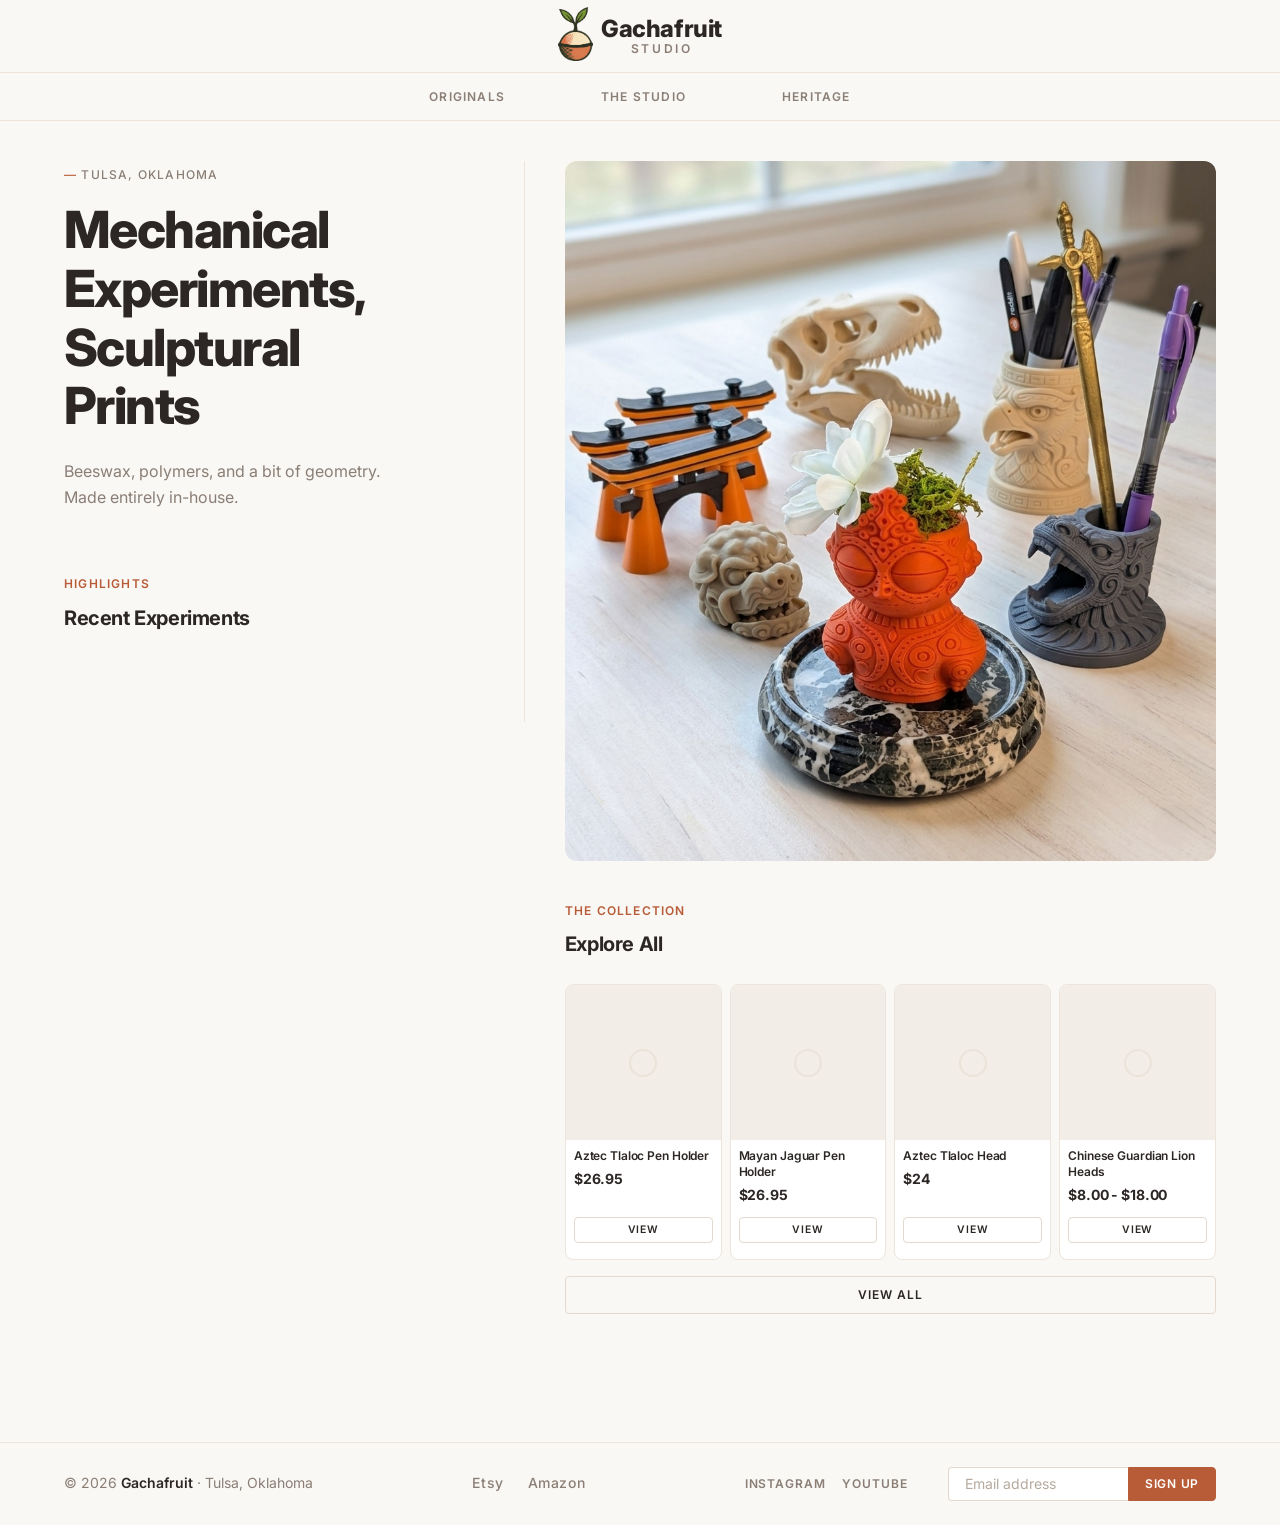
<file: index.html>
<!doctype html>
<html lang="en">
  <head>
    <meta charset="UTF-8" />
    <meta name="viewport" content="width=device-width, initial-scale=1.0" />
    <title>Gachafruit — Curated 3D Printed Art &amp; Creative Goods</title>
    <meta
      name="description"
      content="3D printed objects, mechanical experiments, and small-batch creations made in Tulsa, Oklahoma."
    />

    <link rel="preconnect" href="https://fonts.googleapis.com" />
    <link rel="preconnect" href="https://fonts.gstatic.com" crossorigin />
    <link
      href="https://fonts.googleapis.com/css2?family=Inter:wght@400;500;600;700;800&display=swap"
      rel="stylesheet"
    />

    <!-- Favicons -->
    <link rel="icon" type="image/x-icon" href="/favicon.ico" />
    <link rel="icon" type="image/png" sizes="32x32" href="/favicon-32x32.png" />
    <link rel="icon" type="image/png" sizes="16x16" href="/favicon-16x16.png" />
    <link rel="apple-touch-icon" sizes="180x180" href="/apple-touch-icon.png" />
    <link rel="manifest" href="/site.webmanifest" />
    <meta name="theme-color" content="#B85C38" />

    <!-- Canonical -->
    <link rel="canonical" href="https://gachafruit.com/" />

    <!-- Open Graph -->
    <meta property="og:type" content="website" />
    <meta property="og:url" content="https://gachafruit.com/" />
    <meta property="og:title" content="Gachafruit — Curated 3D Printed Art &amp; Creative Goods" />
    <meta property="og:description" content="3D printed objects, mechanical experiments, and small-batch creations made in Tulsa, Oklahoma." />
    <meta property="og:image" content="https://gachafruit.com/assets/images/gallery-hero.png" />

    <!-- Twitter Card -->
    <meta name="twitter:card" content="summary_large_image" />
    <meta name="twitter:title" content="Gachafruit — Curated 3D Printed Art &amp; Creative Goods" />
    <meta name="twitter:description" content="3D printed objects, mechanical experiments, and small-batch creations made in Tulsa, Oklahoma." />
    <meta name="twitter:image" content="https://gachafruit.com/assets/images/gallery-hero.png" />

    <!-- Structured Data -->
    <script type="application/ld+json">
    {
      "@context": "https://schema.org",
      "@type": "Organization",
      "name": "Gachafruit Studio",
      "url": "https://gachafruit.com",
      "logo": "https://gachafruit.com/assets/images/gachafruit-logo.png",
      "sameAs": [
        "https://www.etsy.com/shop/Gachafruit",
        "https://www.instagram.com/gachafruitstudio/",
        "https://www.facebook.com/GachafruitStudio/"
      ]
    }
    </script>

    <link rel="stylesheet" href="css/base.css" />
    <link rel="stylesheet" href="css/components/header.css" />
    <link rel="stylesheet" href="css/components/hero.css" />
    <link rel="stylesheet" href="css/components/card.css" />
    <link rel="stylesheet" href="css/components/footer.css" />
  </head>
  <body>
    <!-- ======================================================
       Header
       ====================================================== -->
    <header class="site-header">
      <!-- Row 1: logo (centered) + hamburger (mobile only) -->
      <div class="header-logo-row">
        <a href="/" class="logo" aria-label="Gachafruit home">
          <img
            src="assets/images/Gachafruit-Logo.png"
            alt=""
            class="logo__mark"
            aria-hidden="true"
          />
          <span class="logo__text">
            <span class="logo__name">Gachafruit</span>
            <span class="logo__sub">Studio</span>
          </span>
        </a>

        <button
          class="hamburger"
          aria-label="Toggle menu"
          aria-expanded="false"
          aria-controls="mobile-nav"
        >
          <span></span>
          <span></span>
          <span></span>
        </button>
      </div>

      <!-- Row 2: desktop nav (centered, below logo) -->
      <nav class="header-nav" aria-label="Main navigation">
        <ul class="nav-list">
          <li><a href="/originals/" class="nav-link">Originals</a></li>
          <li><a href="#studio" class="nav-link">The Studio</a></li>
          <li><a href="/heritage/" class="nav-link">Heritage</a></li>
        </ul>
      </nav>

      <!-- Mobile nav drawer -->
      <nav
        class="mobile-nav"
        id="mobile-nav"
        aria-hidden="true"
        aria-label="Mobile navigation"
      >
        <ul class="mobile-nav-list">
          <li><a href="/originals/" class="nav-link">Originals</a></li>
          <li><a href="#studio" class="nav-link">The Studio</a></li>
          <li><a href="/heritage/" class="nav-link">Heritage</a></li>
        </ul>
      </nav>
    </header>

    <!-- ======================================================
       Main content — two-column homepage grid
       ====================================================== -->
    <main>
      <div class="home-grid">
        <!-- ---- Left column ---- -->
        <div class="home-grid__left">
          <!-- Brand intro -->
          <section class="brand-intro" aria-label="Brand introduction">
            <span class="location-tag">Tulsa, Oklahoma</span>
            <h1 class="hero-headline">
              Mechanical Experiments,<br />
              Sculptural<br />
              Prints
            </h1>
            <p class="hero-description">
              Beeswax, polymers, and a bit of geometry. Made entirely in-house.
            </p>
          </section>

        <!--
          NOTE:
          "Recent Experiments" is the user-facing label for what was previously
          called "Featured Creations".

          Internal references (JS, JSON, IDs) may still use:
          - featured
          - featured-creations
          - featured-grid

          These refer to the same section, future Banana <3.
        -->
          <section
            class="featured-section"
            id="originals"
            aria-labelledby="featured-heading"
          >
            <span class="section-label">Highlights</span>
            <h2 class="section-heading" id="featured-heading">
              Recent Experiments <!-- formerly "Featured Creations" -->
            </h2>
            <div class="featured-grid" id="featured-grid">
              <!-- Populated by js/components/featured.js from data/featured-creations.json -->
            </div>
          </section>
        </div>
        <!-- /home-grid__left -->

        <!-- ---- Right column ---- -->
        <div class="home-grid__right">
          <!-- Hero image -->
          <div class="hero-image-wrapper">
            <img
              src="assets/images/gallery-hero.png"
              alt="Gachafruit Studio — curated 3D printed objects"
              class="hero-img"
            />
          </div>

          <!-- Explore All -->
          <section
            class="explore-section"
            id="studio"
            aria-labelledby="explore-heading"
          >
            <span class="section-label">The Collection</span>
            <h2 class="section-heading" id="explore-heading">Explore All</h2>
            <div class="explore-grid" id="explore-grid">
              <!-- Populated by js/components/explore.js from data/featured-creations.json -->
            </div>
          </section>
        </div>
        <!-- /home-grid__right -->
      </div>
      <!-- /home-grid -->
    </main>

    <!-- ======================================================
       Footer
       ====================================================== -->
    <footer class="site-footer" id="accessories">
      <div class="footer-inner">
        <p class="footer-copy">
          &copy; 2026 <strong>Gachafruit</strong> &middot; Tulsa, Oklahoma
        </p>

        <nav class="footer-links" aria-label="Marketplace links">
          <a href="https://www.etsy.com/shop/Gachafruit" class="footer-link"
            >Etsy</a
          >

          <a href="#" class="footer-link">Amazon</a>
        </nav>

        <div class="footer-right">
          <nav class="footer-social" aria-label="Social links">
            <a
              href="https://www.instagram.com/gachafruitstudio"
              class="footer-social__link"
              >Instagram</a
            >
            <a
              href="https://www.youtube.com/@GachafruitStudio"
              class="footer-social__link"
              >YouTube</a
            >
          </nav>

          <form class="footer-newsletter" aria-label="Newsletter signup">
            <label for="newsletter-email" class="sr-only">Email address</label>
            <input
              type="email"
              id="newsletter-email"
              name="email"
              class="newsletter-input"
              placeholder="Email address"
              autocomplete="email"
            />
            <button type="submit" class="newsletter-btn">Sign Up</button>
          </form>
        </div>
      </div>
    </footer>

    <script src="js/components/header.js" defer></script>
    <script src="js/components/featured.js" defer></script>
    <script src="js/components/card-builder.js" defer></script>
    <script src="js/components/explore.js" defer></script>
  </body>
</html>
</file>
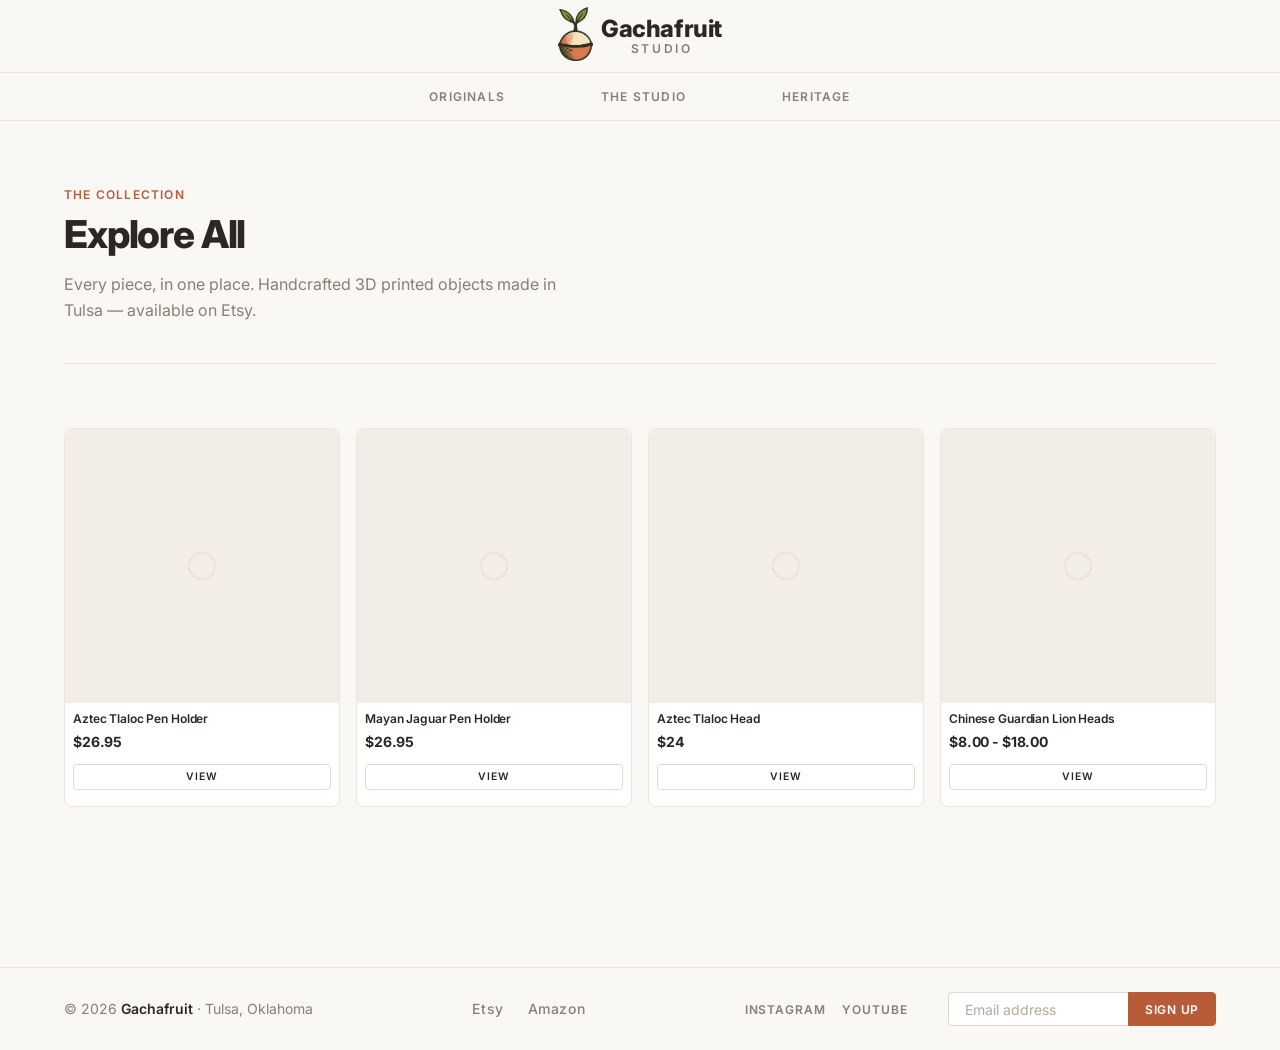
<file: explore-all/index.html>
<!DOCTYPE html>
<html lang="en">
<head>
  <meta charset="UTF-8">
  <meta name="viewport" content="width=device-width, initial-scale=1.0">
  <title>Explore All — Gachafruit Studio</title>
  <meta name="description" content="Browse the full collection of 3D printed objects and creative goods from Gachafruit Studio.">

  <link rel="preconnect" href="https://fonts.googleapis.com">
  <link rel="preconnect" href="https://fonts.gstatic.com" crossorigin>
  <link href="https://fonts.googleapis.com/css2?family=Inter:wght@400;500;600;700;800&display=swap" rel="stylesheet">

  <!-- Favicons -->
  <link rel="icon" type="image/x-icon" href="/favicon.ico" />
  <link rel="icon" type="image/png" sizes="32x32" href="/favicon-32x32.png" />
  <link rel="icon" type="image/png" sizes="16x16" href="/favicon-16x16.png" />
  <link rel="apple-touch-icon" sizes="180x180" href="/apple-touch-icon.png" />
  <link rel="manifest" href="/site.webmanifest" />
  <meta name="theme-color" content="#B85C38" />

  <!-- Canonical -->
  <link rel="canonical" href="https://gachafruit.com/explore-all/" />

  <!-- Open Graph -->
  <meta property="og:type" content="website" />
  <meta property="og:url" content="https://gachafruit.com/explore-all/" />
  <meta property="og:title" content="Explore All — Gachafruit Studio" />
  <meta property="og:description" content="Browse the full collection of 3D printed objects and creative goods from Gachafruit Studio." />
  <meta property="og:image" content="https://gachafruit.com/assets/images/gallery-hero.png" />

  <!-- Twitter Card -->
  <meta name="twitter:card" content="summary_large_image" />
  <meta name="twitter:title" content="Explore All — Gachafruit Studio" />
  <meta name="twitter:description" content="Browse the full collection of 3D printed objects and creative goods from Gachafruit Studio." />
  <meta name="twitter:image" content="https://gachafruit.com/assets/images/gallery-hero.png" />

  <!-- Structured Data -->
  <script type="application/ld+json">
  {
    "@context": "https://schema.org",
    "@type": "Organization",
    "name": "Gachafruit Studio",
    "url": "https://gachafruit.com",
    "logo": "https://gachafruit.com/assets/images/gachafruit-logo.png",
    "sameAs": [
      "https://www.etsy.com/shop/Gachafruit",
      "https://www.instagram.com/gachafruitstudio/",
      "https://www.facebook.com/GachafruitStudio/"
    ]
  }
  </script>

  <link rel="stylesheet" href="../css/base.css">
  <link rel="stylesheet" href="../css/components/header.css">
  <link rel="stylesheet" href="../css/components/card.css">
  <link rel="stylesheet" href="../css/components/footer.css">

  <style>
    /* ---- Page intro ---- */
    .page-intro {
      padding: var(--space-2xl) 0 var(--space-xl);
      border-bottom: 1px solid var(--color-border-soft);
      margin-bottom: var(--space-2xl);
    }

    .page-intro .section-label {
      display: block;
      font-size: var(--font-size-xs);
      font-weight: var(--font-weight-semibold);
      letter-spacing: 0.1em;
      text-transform: uppercase;
      color: var(--color-accent);
      margin-bottom: var(--space-sm);
    }

    .page-intro__heading {
      font-size: clamp(var(--font-size-2xl), 3vw, var(--font-size-4xl));
      font-weight: var(--font-weight-black);
      letter-spacing: -0.03em;
      line-height: var(--line-height-tight);
      color: var(--color-text);
      margin-bottom: var(--space-md);
    }

    .page-intro__description {
      font-size: var(--font-size-base);
      color: var(--color-muted);
      line-height: var(--line-height-base);
      max-width: 52ch;
    }

    /* ---- Product grid ---- */
    .explore-page-section {
      padding-bottom: var(--space-3xl);
    }

    .explore-page-grid {
      display: grid;
      grid-template-columns: repeat(4, 1fr);
      gap: var(--space-md);
    }

    @media (max-width: 1024px) {
      .explore-page-grid {
        grid-template-columns: repeat(3, 1fr);
      }
    }

    @media (max-width: 768px) {
      .page-intro {
        padding: var(--space-xl) 0 var(--space-lg);
        margin-bottom: var(--space-xl);
      }

      .explore-page-grid {
        grid-template-columns: repeat(2, 1fr);
        gap: var(--space-sm);
      }
    }

    @media (max-width: 480px) {
      .explore-page-grid {
        grid-template-columns: repeat(2, 1fr);
        gap: var(--space-sm);
      }
    }
  </style>
</head>
<body>

  <!-- ======================================================
       Header
       ====================================================== -->
  <header class="site-header">

    <!-- Row 1: logo (centered) + hamburger (mobile only) -->
    <div class="header-logo-row">
      <a href="/" class="logo" aria-label="Gachafruit home">
        <img src="../assets/images/Gachafruit-Logo.png" alt="" class="logo__mark" aria-hidden="true">
        <span class="logo__text">
          <span class="logo__name">Gachafruit</span>
          <span class="logo__sub">Studio</span>
        </span>
      </a>

      <button class="hamburger"
              aria-label="Toggle menu"
              aria-expanded="false"
              aria-controls="mobile-nav">
        <span></span>
        <span></span>
        <span></span>
      </button>
    </div>

    <!-- Row 2: desktop nav (centered, below logo) -->
    <nav class="header-nav" aria-label="Main navigation">
      <ul class="nav-list">
        <li><a href="/originals/"  class="nav-link">Originals</a></li>
        <li><a href="/#studio"     class="nav-link">The Studio</a></li>
        <li><a href="/heritage/"   class="nav-link">Heritage</a></li>
      </ul>
    </nav>

    <!-- Mobile nav drawer -->
    <nav class="mobile-nav" id="mobile-nav" aria-hidden="true" aria-label="Mobile navigation">
      <ul class="mobile-nav-list">
        <li><a href="/originals/"  class="nav-link">Originals</a></li>
        <li><a href="/#studio"     class="nav-link">The Studio</a></li>
        <li><a href="/heritage/"   class="nav-link">Heritage</a></li>
      </ul>
    </nav>

  </header>

  <!-- ======================================================
       Main content
       ====================================================== -->
  <main>
    <div class="inner">

      <!-- Page intro -->
      <div class="page-intro">
        <span class="section-label">The Collection</span>
        <h1 class="page-intro__heading">Explore All</h1>
        <p class="page-intro__description">
          Every piece, in one place. Handcrafted 3D printed objects made in Tulsa — available on Etsy.
        </p>
      </div>

      <!-- Product grid -->
      <section class="explore-page-section" aria-label="All products">
        <div class="explore-page-grid" id="explore-page-grid">
          <!-- Populated by js/components/explore-page.js from data/featured-creations.json -->
        </div>
      </section>

    </div>
  </main>

  <!-- ======================================================
       Footer
       ====================================================== -->
  <footer class="site-footer">
    <div class="footer-inner">

      <p class="footer-copy">
        &copy; 2026 <strong>Gachafruit</strong> &middot; Tulsa, Oklahoma
      </p>

      <nav class="footer-links" aria-label="Marketplace links">
        <a href="https://www.etsy.com/shop/Gachafruit" class="footer-link">Etsy</a>
        <a href="#" class="footer-link">Amazon</a>
      </nav>

      <div class="footer-right">
        <nav class="footer-social" aria-label="Social links">
          <a href="https://www.instagram.com/gachafruitstudio" class="footer-social__link">Instagram</a>
          <a href="https://www.youtube.com/@GachafruitStudio" class="footer-social__link">YouTube</a>
        </nav>

        <form class="footer-newsletter" aria-label="Newsletter signup">
          <label for="newsletter-email" class="sr-only">Email address</label>
          <input
            type="email"
            id="newsletter-email"
            name="email"
            class="newsletter-input"
            placeholder="Email address"
            autocomplete="email"
          >
          <button type="submit" class="newsletter-btn">Sign Up</button>
        </form>
      </div>

    </div>
  </footer>

  <script src="../js/components/header.js" defer></script>
  <script src="../js/components/card-builder.js" defer></script>
  <script src="../js/components/explore-page.js" defer></script>
</body>
</html>
</file>
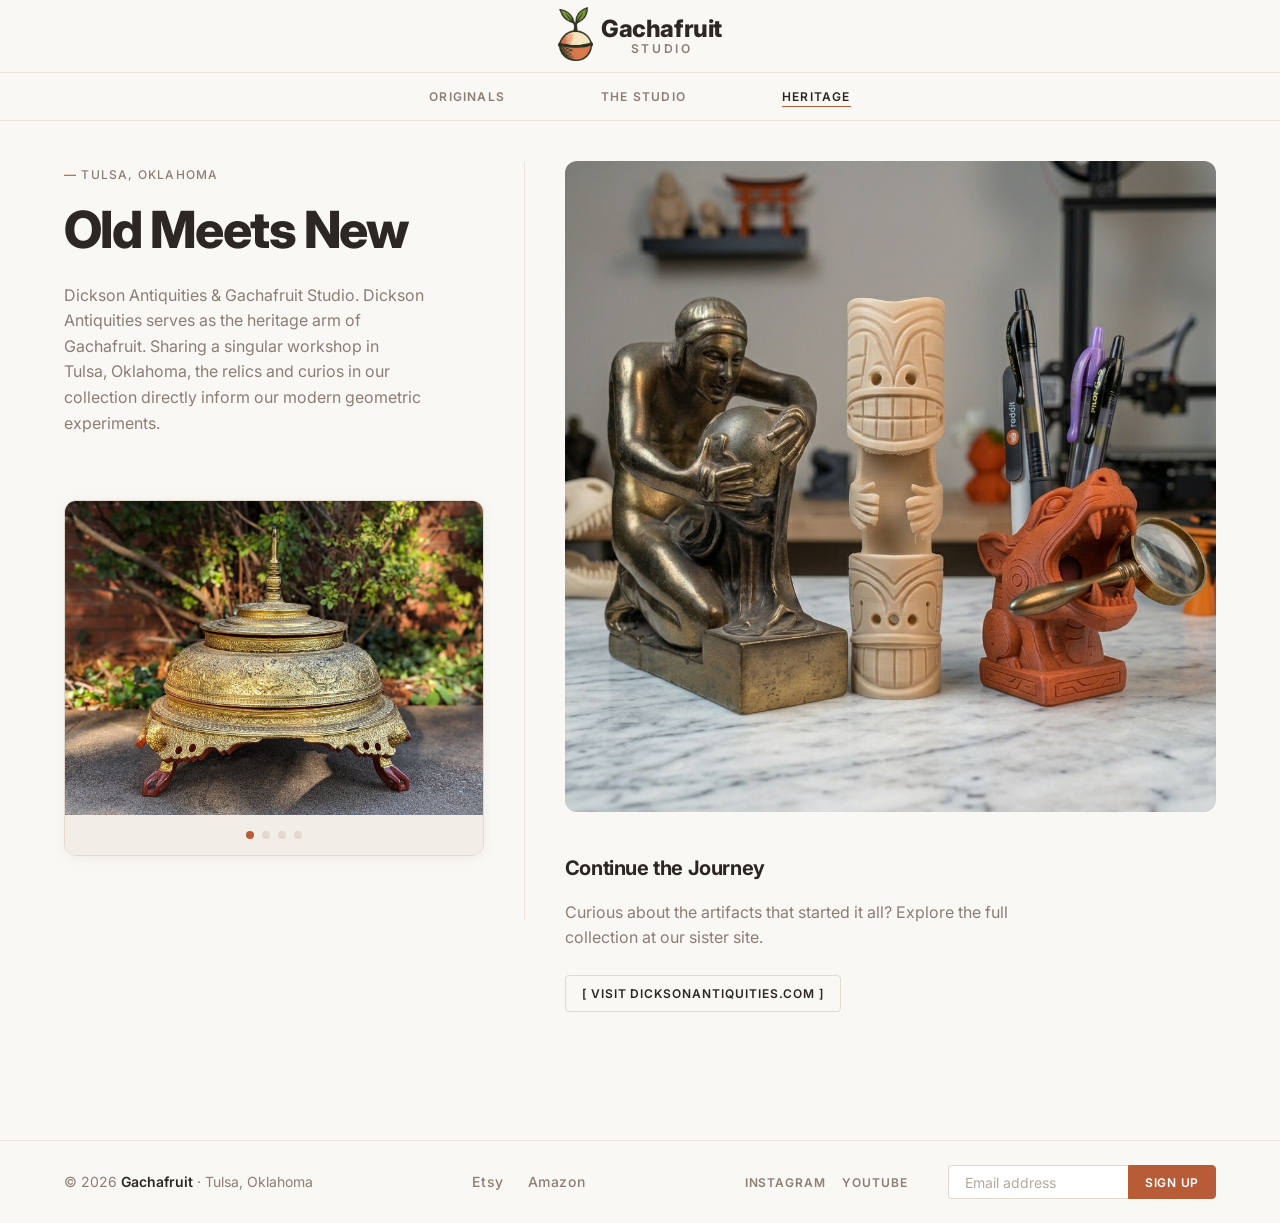
<file: heritage/index.html>
<!doctype html>
<html lang="en">
  <head>
    <meta charset="UTF-8" />
    <meta name="viewport" content="width=device-width, initial-scale=1.0" />
    <title>Heritage — Gachafruit Studio</title>
    <meta name="description" content="Dickson Antiquities and Gachafruit Studio — where ancestral artifacts meet modern geometric experiments. Shared workshop, shared vision." />

    <link rel="preconnect" href="https://fonts.googleapis.com" />
    <link rel="preconnect" href="https://fonts.gstatic.com" crossorigin />
    <link href="https://fonts.googleapis.com/css2?family=Inter:wght@400;500;600;700;800&display=swap" rel="stylesheet" />

    <!-- Favicons -->
    <link rel="icon" type="image/x-icon" href="/favicon.ico" />
    <link rel="icon" type="image/png" sizes="32x32" href="/favicon-32x32.png" />
    <link rel="icon" type="image/png" sizes="16x16" href="/favicon-16x16.png" />
    <link rel="apple-touch-icon" sizes="180x180" href="/apple-touch-icon.png" />
    <link rel="manifest" href="/site.webmanifest" />
    <meta name="theme-color" content="#B85C38" />

    <!-- Canonical -->
    <link rel="canonical" href="https://gachafruit.com/heritage/" />

    <!-- Open Graph -->
    <meta property="og:type" content="website" />
    <meta property="og:url" content="https://gachafruit.com/heritage/" />
    <meta property="og:title" content="Heritage — Gachafruit Studio" />
    <meta property="og:description" content="Dickson Antiquities and Gachafruit Studio — where ancestral artifacts meet modern geometric experiments. Shared workshop, shared vision." />
    <meta property="og:image" content="https://gachafruit.com/assets/images/heritage/hero-workshop.png" />

    <!-- Twitter Card -->
    <meta name="twitter:card" content="summary_large_image" />
    <meta name="twitter:title" content="Heritage — Gachafruit Studio" />
    <meta name="twitter:description" content="Dickson Antiquities and Gachafruit Studio — where ancestral artifacts meet modern geometric experiments. Shared workshop, shared vision." />
    <meta name="twitter:image" content="https://gachafruit.com/assets/images/heritage/hero-workshop.png" />

    <!-- Structured Data -->
    <script type="application/ld+json">
    {
      "@context": "https://schema.org",
      "@type": "Organization",
      "name": "Gachafruit Studio",
      "url": "https://gachafruit.com",
      "logo": "https://gachafruit.com/assets/images/gachafruit-logo.png",
      "sameAs": [
        "https://www.etsy.com/shop/Gachafruit",
        "https://www.instagram.com/gachafruitstudio/",
        "https://www.facebook.com/GachafruitStudio/"
      ]
    }
    </script>

    <link rel="stylesheet" href="../css/base.css" />
    <link rel="stylesheet" href="../css/components/header.css" />
    <link rel="stylesheet" href="../css/components/hero.css" />
    <link rel="stylesheet" href="../css/components/card.css" />
    <link rel="stylesheet" href="../css/components/footer.css" />
    <link rel="stylesheet" href="../css/components/heritage.css" />
  </head>
  <body>

    <!-- ============================================================
         Header
         ============================================================ -->
    <header class="site-header">
      <div class="header-logo-row">
        <a href="/" class="logo" aria-label="Gachafruit home">
          <img src="../assets/images/Gachafruit-Logo.png" alt="" class="logo__mark" aria-hidden="true" />
          <span class="logo__text">
            <span class="logo__name">Gachafruit</span>
            <span class="logo__sub">Studio</span>
          </span>
        </a>
        <button class="hamburger" aria-label="Toggle menu" aria-expanded="false" aria-controls="mobile-nav">
          <span></span><span></span><span></span>
        </button>
      </div>

      <nav class="header-nav" aria-label="Main navigation">
        <ul class="nav-list">
          <li><a href="/originals/"  class="nav-link">Originals</a></li>
          <li><a href="/#studio"     class="nav-link">The Studio</a></li>
          <li><a href="/heritage/"   class="nav-link nav-link--active" aria-current="page">Heritage</a></li>
        </ul>
      </nav>

      <nav class="mobile-nav" id="mobile-nav" aria-hidden="true" aria-label="Mobile navigation">
        <ul class="mobile-nav-list">
          <li><a href="/originals/"  class="nav-link">Originals</a></li>
          <li><a href="/#studio"     class="nav-link">The Studio</a></li>
          <li><a href="/heritage/"   class="nav-link" aria-current="page">Heritage</a></li>
        </ul>
      </nav>
    </header>

    <!-- ============================================================
         Main content
         ============================================================ -->
    <main>
      <div class="home-grid">

        <!-- ---- Left column: intro + slideshow ---- -->
        <div class="home-grid__left">

          <section class="brand-intro" aria-label="Heritage introduction">
            <span class="location-tag">Tulsa, Oklahoma</span>
            <h1 class="hero-headline">Old Meets New</h1>
            <p class="hero-description">Dickson Antiquities & Gachafruit Studio. Dickson Antiquities serves as the heritage arm of Gachafruit. Sharing a singular workshop in Tulsa, Oklahoma, the relics and curios in our collection directly inform our modern geometric experiments.</p>
          </section>

          <!-- Slideshow placeholder — JS-powered carousel to be added later -->
          <div class="slideshow-placeholder" aria-label="Heritage artifact slideshow (placeholder)">
            <div class="slideshow-placeholder__frame">
              <div class="img-placeholder" role="img" aria-label="Slideshow image placeholder"></div>
              <p class="slideshow-placeholder__caption">Circa 1400: Placeholder artifact caption</p>
            </div>
            <div class="slideshow-dots" aria-hidden="true">
              <span class="slideshow-dot slideshow-dot--active"></span>
              <span class="slideshow-dot"></span>
              <span class="slideshow-dot"></span>
              <span class="slideshow-dot"></span>
            </div>
          </div>

        </div>

        <!-- ---- Right column: hero image + CTA ---- -->
        <div class="home-grid__right">

          <div class="hero-image-wrapper">
            <img src="../assets/images/heritage/hero-workshop.png" alt="Dickson Antiquities and Gachafruit Studio — shared workshop in Tulsa, Oklahoma" class="hero-img" />
          </div>

          <section aria-labelledby="heritage-cta-heading">
            <h2 class="heritage-cta__heading" id="heritage-cta-heading">Continue the Journey</h2>
            <p class="heritage-cta__body">Curious about the artifacts that started it all? Explore the full collection at our sister site.</p>
            <a
              href="https://www.dicksonantiquities.com"
              class="btn btn--outline heritage-cta__btn"
              target="_blank"
              rel="noopener noreferrer"
            >[ Visit DicksonAntiquities.com ]</a>
          </section>

        </div>

      </div>
    </main>

    <!-- ============================================================
         Footer
         ============================================================ -->
    <footer class="site-footer">
      <div class="footer-inner">
        <p class="footer-copy">
          &copy; 2026 <strong>Gachafruit</strong> &middot; Tulsa, Oklahoma
        </p>

        <nav class="footer-links" aria-label="Marketplace links">
          <a href="https://www.etsy.com/shop/Gachafruit" class="footer-link" target="_blank" rel="noopener noreferrer">Etsy</a>
          <a href="#" class="footer-link">Amazon</a>
        </nav>

        <div class="footer-right">
          <nav class="footer-social" aria-label="Social links">
            <a href="https://www.instagram.com/gachafruitstudio" class="footer-social__link" target="_blank" rel="noopener noreferrer">Instagram</a>
            <a href="https://www.youtube.com/@GachafruitStudio" class="footer-social__link" target="_blank" rel="noopener noreferrer">YouTube</a>
          </nav>

          <form class="footer-newsletter" aria-label="Newsletter signup">
            <label for="newsletter-email" class="sr-only">Email address</label>
            <input type="email" id="newsletter-email" name="email" class="newsletter-input" placeholder="Email address" autocomplete="email" />
            <button type="submit" class="newsletter-btn">Sign Up</button>
          </form>
        </div>
      </div>
    </footer>

    <script src="../js/components/header.js" defer></script>
    <script src="../js/components/heritage-slideshow.js" defer></script>
  </body>
</html>
</file>
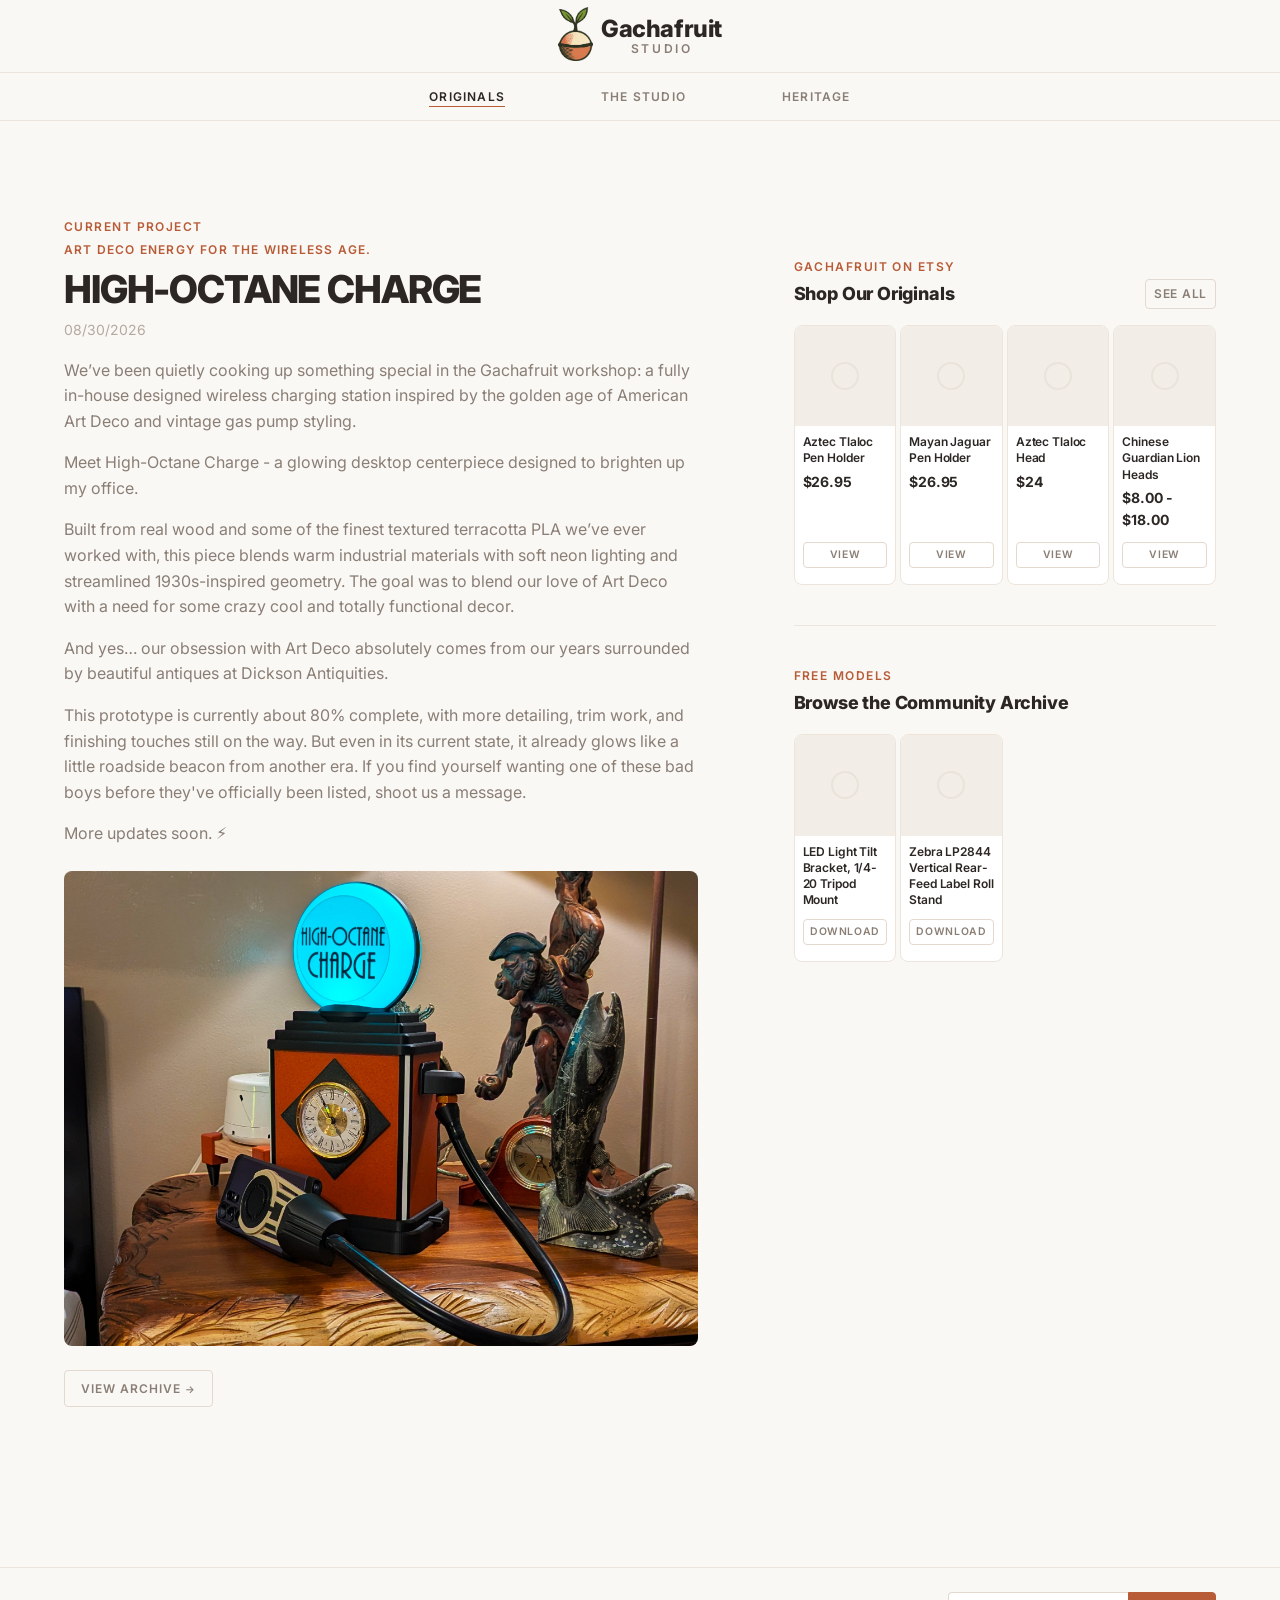
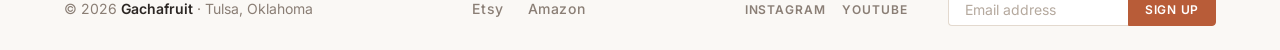
<file: originals/index.html>
<!DOCTYPE html>
<html lang="en">
<head>
  <meta charset="UTF-8">
  <meta name="viewport" content="width=device-width, initial-scale=1.0">
  <title>Originals — Gachafruit Studio</title>
  <meta name="description" content="Current projects, studio journal, and curated Etsy listings from Gachafruit Studio. Made in Tulsa, Oklahoma.">

  <link rel="preconnect" href="https://fonts.googleapis.com">
  <link rel="preconnect" href="https://fonts.gstatic.com" crossorigin>
  <link href="https://fonts.googleapis.com/css2?family=Inter:wght@400;500;600;700;800&display=swap" rel="stylesheet">

  <!-- Favicons -->
  <link rel="icon" type="image/x-icon" href="/favicon.ico">
  <link rel="icon" type="image/png" sizes="32x32" href="/favicon-32x32.png">
  <link rel="icon" type="image/png" sizes="16x16" href="/favicon-16x16.png">
  <link rel="apple-touch-icon" sizes="180x180" href="/apple-touch-icon.png">
  <link rel="manifest" href="/site.webmanifest">
  <meta name="theme-color" content="#B85C38">

  <!-- Canonical -->
  <link rel="canonical" href="https://gachafruit.com/originals/">

  <!-- Open Graph -->
  <meta property="og:type" content="website">
  <meta property="og:url" content="https://gachafruit.com/originals/">
  <meta property="og:title" content="Originals — Gachafruit Studio">
  <meta property="og:description" content="Current projects, studio journal, and curated Etsy listings from Gachafruit Studio.">
  <meta property="og:image" content="https://gachafruit.com/assets/images/gallery-hero.png">

  <!-- Twitter Card -->
  <meta name="twitter:card" content="summary_large_image">
  <meta name="twitter:title" content="Originals — Gachafruit Studio">
  <meta name="twitter:description" content="Current projects, studio journal, and curated Etsy listings from Gachafruit Studio.">
  <meta name="twitter:image" content="https://gachafruit.com/assets/images/gallery-hero.png">

  <!-- Structured Data -->
  <script type="application/ld+json">
  {
    "@context": "https://schema.org",
    "@type": "Organization",
    "name": "Gachafruit Studio",
    "url": "https://gachafruit.com",
    "logo": "https://gachafruit.com/assets/images/gachafruit-logo.png",
    "sameAs": [
      "https://www.etsy.com/shop/Gachafruit",
      "https://www.instagram.com/gachafruitstudio/",
      "https://www.facebook.com/GachafruitStudio/"
    ]
  }
  </script>

  <link rel="stylesheet" href="../css/base.css">
  <link rel="stylesheet" href="../css/components/header.css">
  <link rel="stylesheet" href="../css/components/card.css">
  <link rel="stylesheet" href="../css/components/footer.css">

  <style>
    /* ============================================================
       Originals page — split editorial layout
       ============================================================ */

    /* ============================================================
       Page-level two-column split
       Mobile: single column stack
       Desktop (1024px+): Current Project left | Rail right
       ============================================================ */

    .originals-desktop-layout {
      max-width: var(--max-width);
      margin-inline: auto;
      padding: var(--space-2xl) var(--space-lg) var(--space-3xl);
      display: grid;
      grid-template-columns: 1fr;
      gap: var(--space-2xl);
      align-items: start;
    }

    @media (min-width: 1024px) {
      .originals-desktop-layout {
        grid-template-columns: 3fr 2fr;
        gap: var(--space-3xl);
        padding-block: var(--space-3xl);
      }
    }

    /* ============================================================
       Shared: eyebrow label
       ============================================================ */

    .section-label {
      display: block;
      font-size: var(--font-size-xs);
      font-weight: var(--font-weight-semibold);
      letter-spacing: 0.12em;
      text-transform: uppercase;
      color: var(--color-accent);
      margin-bottom: var(--space-xs);
    }

    /* ============================================================
       Left column — Current Project
       ============================================================ */

    /* Vertical stack: text → gallery → archive link */
    .current-project-layout {
      display: flex;
      flex-direction: column;
      gap: var(--space-lg);
    }

    /* Text content block */
    .project-content {
      display: flex;
      flex-direction: column;
    }

    .project-content__subtitle {
      display: block;
      font-size: var(--font-size-xs);
      font-weight: var(--font-weight-semibold);
      letter-spacing: 0.1em;
      text-transform: uppercase;
      color: var(--color-accent);
      margin-bottom: var(--space-sm);
    }

    .project-content__title {
      font-size: clamp(var(--font-size-xl), 3vw, var(--font-size-4xl));
      font-weight: var(--font-weight-black);
      letter-spacing: -0.03em;
      line-height: var(--line-height-tight);
      color: var(--color-text);
      margin-bottom: var(--space-sm);
    }

    .project-content__date {
      font-size: var(--font-size-sm);
      color: var(--color-muted-light);
      margin-bottom: var(--space-md);
    }

    .project-content__body {
      font-size: var(--font-size-base);
      color: var(--color-muted);
      line-height: var(--line-height-base);
    }

    .project-content__body p + p {
      margin-top: var(--space-md);
    }

    /* ---- Gallery mosaic ---- */

    .gallery-img {
      display: block;
      width: 100%;
      height: 100%;
      object-fit: cover;
    }

    .gallery-placeholder {
      width: 100%;
      min-height: 220px;
      background: var(--color-surface);
      border-radius: var(--radius-md);
    }

    /* Solo: 1 image */
    .gallery-solo {
      border-radius: var(--radius-md);
      overflow: hidden;
    }

    .gallery-solo .gallery-img {
      aspect-ratio: 4 / 3;
    }

    /* Pair: 2 images side by side */
    .gallery-pair {
      display: grid;
      grid-template-columns: 1fr 1fr;
      gap: 4px;
      border-radius: var(--radius-md);
      overflow: hidden;
      aspect-ratio: 16 / 9;
    }

    /* Editorial: 3–5 images — 1 large left, up to 4 in grid right */
    .gallery-editorial {
      display: grid;
      grid-template-columns: 55% 45%;
      gap: 4px;
      border-radius: var(--radius-md);
      overflow: hidden;
      aspect-ratio: 4 / 3;
    }

    .gallery-primary {
      height: 100%;
      overflow: hidden;
    }

    .gallery-secondary {
      display: grid;
      grid-template-columns: 1fr 1fr;
      grid-auto-rows: 1fr;
      gap: 4px;
      height: 100%;
      overflow: hidden;
    }

    /* 1–2 secondary images: single column (taller cells) */
    .gallery-secondary--col1 {
      grid-template-columns: 1fr;
    }

    /* Archive link */
    .archive-link {
      display: inline-flex;
      align-items: center;
      gap: var(--space-xs);
      padding: var(--space-sm) var(--space-md);
      font-size: var(--font-size-xs);
      font-weight: var(--font-weight-semibold);
      letter-spacing: 0.08em;
      text-transform: uppercase;
      color: var(--color-muted);
      border: 1px solid var(--color-border);
      border-radius: var(--radius-sm);
      align-self: flex-start;
      transition:
        color var(--transition-fast),
        border-color var(--transition-fast),
        background-color var(--transition-fast);
    }

    .archive-link::after {
      content: '→';
      font-size: 0.85em;
    }

    .archive-link:hover {
      color: var(--color-accent);
      border-color: var(--color-accent);
      background-color: var(--color-accent-soft);
    }

    /* Placeholder — no active project */
    .project-placeholder {
      padding: var(--space-xl) 0;
    }

    .project-placeholder > p {
      font-size: var(--font-size-base);
      color: var(--color-muted-light);
      margin-bottom: var(--space-xl);
    }

    /* ============================================================
       Right column — Etsy + Free Models stacked
       ============================================================ */

    .originals-rail {
      display: flex;
      flex-direction: column;
      gap: 0;
      min-width: 0; /* critical: lets the grid column stay within its fr fraction */
    }

    /* Each rail section */
    .rail-section {
      padding-block: var(--space-xl);
    }

    .rail-section + .rail-section {
      border-top: 1px solid var(--color-border-soft);
    }

    /* On mobile, add top border to visually separate rail from left column */
    .originals-main + .originals-rail {
      border-top: 1px solid var(--color-border-soft);
      padding-top: var(--space-xl);
    }

    @media (min-width: 1024px) {
      .originals-main + .originals-rail {
        border-top: none;
        padding-top: 0;
      }
    }

    /* Rail section header: eyebrow + heading left, CTA right */
    .rail-section__header {
      display: flex;
      align-items: flex-end;
      justify-content: space-between;
      gap: var(--space-sm);
      margin-bottom: var(--space-md);
      flex-wrap: wrap;
    }

    .rail-section__heading {
      font-size: clamp(var(--font-size-base), 1.5vw, var(--font-size-lg));
      font-weight: var(--font-weight-black);
      letter-spacing: -0.01em;
      color: var(--color-text);
      margin-top: var(--space-xs);
      margin-bottom: 0;
    }

    /* Compact CTA button for rail sections */
    .btn--outline {
      display: inline-flex;
      align-items: center;
      padding: var(--space-xs) var(--space-sm);
      font-size: var(--font-size-xs);
      font-weight: var(--font-weight-semibold);
      letter-spacing: 0.06em;
      text-transform: uppercase;
      border: 1px solid var(--color-border);
      border-radius: var(--radius-sm);
      color: var(--color-muted);
      background: transparent;
      white-space: nowrap;
      flex-shrink: 0;
      transition:
        border-color var(--transition-fast),
        color var(--transition-fast),
        background-color var(--transition-fast);
    }

    .btn--outline:hover {
      border-color: var(--color-accent);
      color: var(--color-accent);
      background-color: var(--color-accent-soft);
    }

    /* ============================================================
       Etsy scroll rail
       ============================================================ */

    /* Mobile: bleed to page edges; Desktop: contained in right column */
    .etsy-scroll-wrapper {
      overflow-x: auto;
      -webkit-overflow-scrolling: touch;
      scrollbar-width: none;
      margin-inline: calc(-1 * var(--space-lg));
      padding-inline: var(--space-lg);
      padding-bottom: var(--space-xs);
    }

    .etsy-scroll-wrapper::-webkit-scrollbar { display: none; }

    @media (min-width: 1024px) {
      /* Desktop: clip scroll, let JS carousel handle pagination */
      .etsy-scroll-wrapper {
        overflow: hidden;
        margin-inline: 0;
        padding-inline: 0;
        padding-bottom: 0;
      }
    }

    .etsy-scroll-track {
      display: flex;
      gap: var(--space-sm);
      width: max-content;
    }

    /* Mobile card width */
    .etsy-scroll-track .product-card {
      width: 176px;
      flex-shrink: 0;
    }

    /* Desktop: horizontal 4-column row — JS carousel pages in groups of 4 */
    @media (min-width: 1024px) {
      .etsy-scroll-track {
        display: grid;
        grid-template-columns: repeat(4, 1fr);
        width: 100%;
        gap: var(--space-xs);
      }
      .etsy-scroll-track .product-card {
        width: 100%;
      }
    }

    /* ============================================================
       Free Models scroll rail (mirrors Etsy)
       ============================================================ */

    .free-models-grid {
      display: flex;
      gap: var(--space-sm);
      overflow-x: auto;
      -webkit-overflow-scrolling: touch;
      scrollbar-width: none;
      margin-inline: calc(-1 * var(--space-lg));
      padding-inline: var(--space-lg);
      padding-bottom: var(--space-xs);
    }

    .free-models-grid::-webkit-scrollbar { display: none; }

    @media (min-width: 1024px) {
      /* Desktop: horizontal 4-column row, overflow clipped, JS carousel paginates */
      .free-models-grid {
        display: grid;
        grid-template-columns: repeat(4, 1fr);
        gap: var(--space-xs);
        overflow: hidden;
        margin-inline: 0;
        padding-inline: 0;
        padding-bottom: 0;
      }
    }

    .free-models-grid .product-card {
      width: 176px;
      flex-shrink: 0;
    }

    @media (min-width: 1024px) {
      .free-models-grid .product-card {
        width: 100%;
      }
    }

    /* ============================================================
       Rail carousel navigation (desktop only — injected by JS)
       ============================================================ */

    .rail-nav {
      display: flex;
      align-items: center;
      justify-content: flex-end;
      gap: var(--space-xs);
      margin-bottom: var(--space-sm);
    }

    .rail-nav__btn {
      width: 26px;
      height: 26px;
      display: inline-flex;
      align-items: center;
      justify-content: center;
      font-size: 0.8rem;
      line-height: 1;
      border: 1px solid var(--color-border);
      border-radius: var(--radius-sm);
      background: transparent;
      color: var(--color-muted);
      cursor: pointer;
      transition:
        border-color var(--transition-fast),
        color var(--transition-fast),
        background-color var(--transition-fast);
    }

    .rail-nav__btn:hover:not(:disabled) {
      border-color: var(--color-accent);
      color: var(--color-accent);
      background-color: var(--color-accent-soft);
    }

    .rail-nav__btn:disabled {
      opacity: 0.3;
      cursor: default;
    }

    .rail-nav__indicator {
      font-size: var(--font-size-xs);
      color: var(--color-muted-light);
      min-width: 3ch;
      text-align: center;
    }

    @media (max-width: 1023px) {
      .rail-nav { display: none; }
    }

    @media (min-width: 1024px) {
      .rail-tile--hidden {
        display: none !important;
      }
    }

    /* ============================================================
       Empty / error state
       ============================================================ */

    .empty-state {
      padding: var(--space-lg);
      text-align: center;
      border-radius: var(--radius-md);
      background: var(--color-surface);
      color: var(--color-muted);
      font-size: var(--font-size-sm);
    }

    /* Inline empty state for rail sections (Etsy, Free Models) */
    .rail-empty-state {
      font-size: var(--font-size-sm);
      color: var(--color-muted-light);
      font-style: italic;
      margin: 0;
      padding-block: var(--space-sm);
    }

    .rail-empty-state a {
      color: var(--color-accent);
      text-decoration: underline;
      text-underline-offset: 2px;
    }
  </style>
</head>
<body>

  <!-- ======================================================
       Header
       ====================================================== -->
  <header class="site-header">

    <div class="header-logo-row">
      <a href="/" class="logo" aria-label="Gachafruit home">
        <img src="../assets/images/Gachafruit-Logo.png" alt="" class="logo__mark" aria-hidden="true">
        <span class="logo__text">
          <span class="logo__name">Gachafruit</span>
          <span class="logo__sub">Studio</span>
        </span>
      </a>

      <button class="hamburger"
              aria-label="Toggle menu"
              aria-expanded="false"
              aria-controls="mobile-nav">
        <span></span>
        <span></span>
        <span></span>
      </button>
    </div>

    <!-- Desktop nav -->
    <nav class="header-nav" aria-label="Main navigation">
      <ul class="nav-list">
        <li><a href="/originals/"  class="nav-link nav-link--active" aria-current="page">Originals</a></li>
        <li><a href="/#studio"     class="nav-link">The Studio</a></li>
        <li><a href="/heritage/"   class="nav-link">Heritage</a></li>
      </ul>
    </nav>

    <!-- Mobile nav drawer -->
    <nav class="mobile-nav" id="mobile-nav" aria-hidden="true" aria-label="Mobile navigation">
      <ul class="mobile-nav-list">
        <li><a href="/originals/"  class="nav-link" aria-current="page">Originals</a></li>
        <li><a href="/#studio"     class="nav-link">The Studio</a></li>
        <li><a href="/heritage/"   class="nav-link">Heritage</a></li>
      </ul>
    </nav>

  </header>

  <!-- ======================================================
       Main
       ====================================================== -->
  <main>

    <div class="originals-desktop-layout">

      <!-- ---- Left column: Current Project ---- -->
      <section class="originals-main" aria-labelledby="current-project-label">
        <span class="section-label" id="current-project-label">Current Project</span>
        <div id="current-project">
          <!-- Populated by js/components/originals-page.js -->
        </div>
      </section>

      <!-- ---- Right column: Etsy + Free Models stacked ---- -->
      <div class="originals-rail">

        <!-- Etsy Preview -->
        <section id="originals-etsy" class="rail-section" aria-labelledby="etsy-heading">
          <div class="rail-section__header">
            <div>
              <span class="section-label" id="etsy-eyebrow">GACHAFRUIT ON ETSY</span>
              <h2 class="rail-section__heading" id="etsy-heading">Shop Our Originals</h2>
            </div>
            <a href="/explore-all/" class="btn--outline" id="etsy-see-all">See All</a>
          </div>
          <div class="etsy-scroll-wrapper">
            <div class="etsy-scroll-track" id="etsy-scroll-track">
              <!-- Populated by js/components/originals-page.js -->
            </div>
          </div>
        </section>

        <!-- Free Models -->
        <section id="free-models" class="rail-section" aria-labelledby="free-models-heading">
          <div class="rail-section__header">
            <div>
              <span class="section-label">FREE MODELS</span>
              <h2 class="rail-section__heading" id="free-models-heading">Browse the Community Archive</h2>
            </div>
          </div>
          <div class="free-models-grid" id="free-models-grid">
            <!-- Populated by js/components/originals-page.js -->
          </div>
        </section>

      </div><!-- /originals-rail -->

    </div><!-- /originals-desktop-layout -->

  </main>

  <!-- ======================================================
       Footer
       ====================================================== -->
  <footer class="site-footer">
    <div class="footer-inner">

      <p class="footer-copy">
        &copy; 2026 <strong>Gachafruit</strong> &middot; Tulsa, Oklahoma
      </p>

      <nav class="footer-links" aria-label="Marketplace links">
        <a href="https://www.etsy.com/shop/Gachafruit" class="footer-link">Etsy</a>
        <a href="#" class="footer-link">Amazon</a>
      </nav>

      <div class="footer-right">
        <nav class="footer-social" aria-label="Social links">
          <a href="https://www.instagram.com/gachafruitstudio" class="footer-social__link">Instagram</a>
          <a href="https://www.youtube.com/@GachafruitStudio"  class="footer-social__link">YouTube</a>
        </nav>

        <form class="footer-newsletter" aria-label="Newsletter signup">
          <label for="newsletter-email" class="sr-only">Email address</label>
          <input
            type="email"
            id="newsletter-email"
            name="email"
            class="newsletter-input"
            placeholder="Email address"
            autocomplete="email"
          >
          <button type="submit" class="newsletter-btn">Sign Up</button>
        </form>
      </div>

    </div>
  </footer>

  <script src="../js/components/header.js" defer></script>
  <script src="../js/components/card-builder.js" defer></script>
  <script src="../js/components/originals-page.js" defer></script>

</body>
</html>
</file>
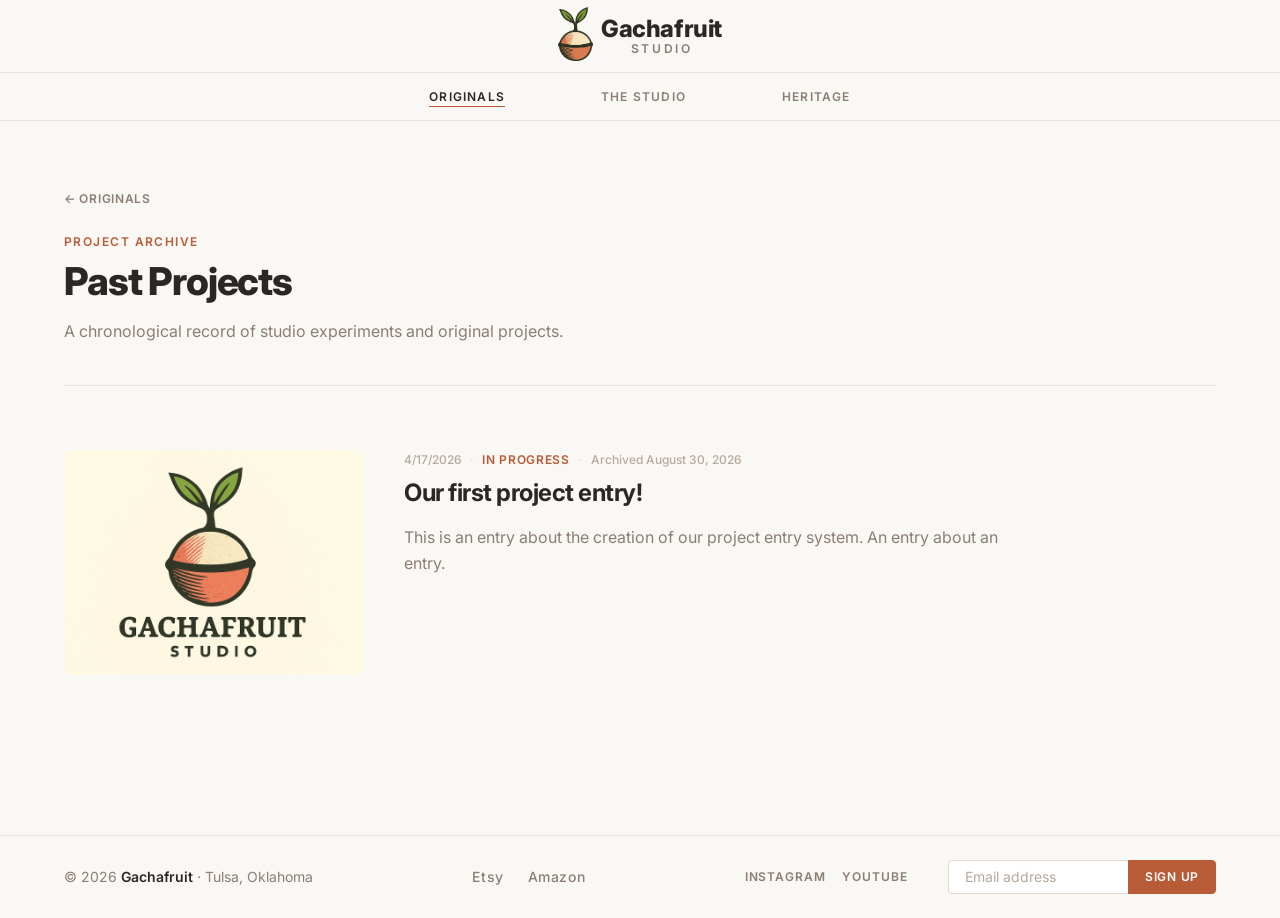
<file: originals/archive/index.html>
<!DOCTYPE html>
<html lang="en">
<head>
  <meta charset="UTF-8">
  <meta name="viewport" content="width=device-width, initial-scale=1.0">
  <title>Project Archive — Gachafruit Studio</title>
  <meta name="description" content="Past projects and studio experiments from Gachafruit Studio, archived in chronological order.">

  <link rel="preconnect" href="https://fonts.googleapis.com">
  <link rel="preconnect" href="https://fonts.gstatic.com" crossorigin>
  <link href="https://fonts.googleapis.com/css2?family=Inter:wght@400;500;600;700;800&display=swap" rel="stylesheet">

  <!-- Favicons -->
  <link rel="icon" type="image/x-icon" href="/favicon.ico">
  <link rel="icon" type="image/png" sizes="32x32" href="/favicon-32x32.png">
  <link rel="icon" type="image/png" sizes="16x16" href="/favicon-16x16.png">
  <link rel="apple-touch-icon" sizes="180x180" href="/apple-touch-icon.png">
  <link rel="manifest" href="/site.webmanifest">
  <meta name="theme-color" content="#B85C38">

  <!-- Canonical -->
  <link rel="canonical" href="https://gachafruit.com/originals/archive/">

  <!-- Open Graph -->
  <meta property="og:type" content="website">
  <meta property="og:url" content="https://gachafruit.com/originals/archive/">
  <meta property="og:title" content="Project Archive — Gachafruit Studio">
  <meta property="og:description" content="Past projects and studio experiments from Gachafruit Studio.">
  <meta property="og:image" content="https://gachafruit.com/assets/images/gallery-hero.png">

  <!-- Twitter Card -->
  <meta name="twitter:card" content="summary_large_image">
  <meta name="twitter:title" content="Project Archive — Gachafruit Studio">
  <meta name="twitter:description" content="Past projects and studio experiments from Gachafruit Studio.">
  <meta name="twitter:image" content="https://gachafruit.com/assets/images/gallery-hero.png">

  <link rel="stylesheet" href="../../css/base.css">
  <link rel="stylesheet" href="../../css/components/header.css">
  <link rel="stylesheet" href="../../css/components/footer.css">

  <style>
    /* ============================================================
       Project Archive page styles
       ============================================================ */

    /* ---- Page intro ---- */
    .page-intro {
      padding-block: var(--space-2xl) var(--space-xl);
      border-bottom: 1px solid var(--color-border-soft);
      margin-bottom: var(--space-2xl);
    }

    .back-link {
      display: inline-flex;
      align-items: center;
      gap: var(--space-xs);
      font-size: var(--font-size-xs);
      font-weight: var(--font-weight-semibold);
      letter-spacing: 0.06em;
      text-transform: uppercase;
      color: var(--color-muted);
      margin-bottom: var(--space-lg);
      transition: color var(--transition-fast);
    }

    .back-link:hover {
      color: var(--color-accent);
    }

    .section-label {
      display: block;
      font-size: var(--font-size-xs);
      font-weight: var(--font-weight-semibold);
      letter-spacing: 0.12em;
      text-transform: uppercase;
      color: var(--color-accent);
      margin-bottom: var(--space-sm);
    }

    .page-intro__heading {
      font-size: clamp(var(--font-size-2xl), 3vw, var(--font-size-4xl));
      font-weight: var(--font-weight-black);
      letter-spacing: -0.03em;
      line-height: var(--line-height-tight);
      color: var(--color-text);
      margin-bottom: var(--space-md);
    }

    .page-intro__description {
      font-size: var(--font-size-base);
      color: var(--color-muted);
      line-height: var(--line-height-base);
      max-width: 52ch;
    }

    /* ---- Archive list ---- */
    .archive-section {
      padding-bottom: var(--space-3xl);
    }

    #archive-list {
      display: flex;
      flex-direction: column;
      gap: var(--space-xl);
    }

    /* ---- Archive entry ---- */
    .archive-entry {
      display: grid;
      grid-template-columns: 1fr;
      gap: var(--space-lg);
      padding-bottom: var(--space-xl);
      border-bottom: 1px solid var(--color-border-soft);
    }

    .archive-entry:last-child {
      border-bottom: none;
      padding-bottom: 0;
    }

    @media (min-width: 640px) {
      .archive-entry {
        grid-template-columns: 240px 1fr;
        gap: var(--space-xl);
        align-items: start;
      }
    }

    @media (min-width: 1024px) {
      .archive-entry {
        grid-template-columns: 300px 1fr;
      }
    }

    /* Image */
    .archive-entry__img-wrap {
      width: 100%;
      border-radius: var(--radius-md);
      overflow: hidden;
      background: var(--color-surface);
    }

    .archive-entry__img {
      display: block;
      width: 100%;
      aspect-ratio: 4 / 3;
      object-fit: cover;
    }

    .archive-entry__img-placeholder {
      aspect-ratio: 4 / 3;
    }

    /* Content */
    .archive-entry__meta {
      display: flex;
      flex-wrap: wrap;
      align-items: center;
      gap: var(--space-sm);
      margin-bottom: var(--space-sm);
    }

    .archive-entry__date,
    .archive-entry__subtitle,
    .archive-entry__archived {
      font-size: var(--font-size-xs);
      color: var(--color-muted-light);
      font-weight: var(--font-weight-medium);
    }

    .archive-entry__subtitle {
      color: var(--color-accent);
      font-weight: var(--font-weight-semibold);
      letter-spacing: 0.06em;
      text-transform: uppercase;
    }

    .archive-entry__date::after,
    .archive-entry__subtitle::after {
      content: '·';
      margin-left: var(--space-sm);
      color: var(--color-border);
    }

    .archive-entry__title {
      font-size: clamp(var(--font-size-xl), 2vw, var(--font-size-2xl));
      font-weight: var(--font-weight-bold);
      letter-spacing: -0.02em;
      line-height: var(--line-height-snug);
      color: var(--color-text);
      margin-bottom: var(--space-md);
    }

    .archive-entry__excerpt {
      font-size: var(--font-size-base);
      color: var(--color-muted);
      line-height: var(--line-height-base);
      max-width: 60ch;
    }

    /* ---- Empty / error state ---- */
    .empty-state {
      padding: var(--space-2xl);
      text-align: center;
      background: var(--color-surface);
      border-radius: var(--radius-lg);
      color: var(--color-muted);
      font-size: var(--font-size-sm);
    }

    @media (max-width: 768px) {
      .page-intro {
        padding-block: var(--space-xl) var(--space-lg);
        margin-bottom: var(--space-xl);
      }
    }
  </style>
</head>
<body>

  <!-- ======================================================
       Header
       ====================================================== -->
  <header class="site-header">

    <div class="header-logo-row">
      <a href="/" class="logo" aria-label="Gachafruit home">
        <img src="../../assets/images/Gachafruit-Logo.png" alt="" class="logo__mark" aria-hidden="true">
        <span class="logo__text">
          <span class="logo__name">Gachafruit</span>
          <span class="logo__sub">Studio</span>
        </span>
      </a>

      <button class="hamburger"
              aria-label="Toggle menu"
              aria-expanded="false"
              aria-controls="mobile-nav">
        <span></span>
        <span></span>
        <span></span>
      </button>
    </div>

    <!-- Desktop nav -->
    <nav class="header-nav" aria-label="Main navigation">
      <ul class="nav-list">
        <li><a href="/originals/"  class="nav-link nav-link--active">Originals</a></li>
        <li><a href="/#studio"     class="nav-link">The Studio</a></li>
        <li><a href="/heritage/"   class="nav-link">Heritage</a></li>
      </ul>
    </nav>

    <!-- Mobile nav drawer -->
    <nav class="mobile-nav" id="mobile-nav" aria-hidden="true" aria-label="Mobile navigation">
      <ul class="mobile-nav-list">
        <li><a href="/originals/"  class="nav-link">Originals</a></li>
        <li><a href="/#studio"     class="nav-link">The Studio</a></li>
        <li><a href="/heritage/"   class="nav-link">Heritage</a></li>
      </ul>
    </nav>

  </header>

  <!-- ======================================================
       Main
       ====================================================== -->
  <main>
    <div class="inner">

      <!-- Page intro -->
      <div class="page-intro">
        <a href="/originals/" class="back-link">← Originals</a>
        <span class="section-label">Project Archive</span>
        <h1 class="page-intro__heading">Past Projects</h1>
        <p class="page-intro__description">
          A chronological record of studio experiments and original projects.
        </p>
      </div>

      <!-- Archive list -->
      <section class="archive-section" aria-label="Archived projects">
        <div id="archive-list">
          <!-- Populated by js/components/originals-archive.js -->
        </div>
      </section>

    </div>
  </main>

  <!-- ======================================================
       Footer
       ====================================================== -->
  <footer class="site-footer">
    <div class="footer-inner">

      <p class="footer-copy">
        &copy; 2026 <strong>Gachafruit</strong> &middot; Tulsa, Oklahoma
      </p>

      <nav class="footer-links" aria-label="Marketplace links">
        <a href="https://www.etsy.com/shop/Gachafruit" class="footer-link">Etsy</a>
        <a href="#" class="footer-link">Amazon</a>
      </nav>

      <div class="footer-right">
        <nav class="footer-social" aria-label="Social links">
          <a href="https://www.instagram.com/gachafruitstudio" class="footer-social__link">Instagram</a>
          <a href="https://www.youtube.com/@GachafruitStudio"  class="footer-social__link">YouTube</a>
        </nav>

        <form class="footer-newsletter" aria-label="Newsletter signup">
          <label for="newsletter-email" class="sr-only">Email address</label>
          <input
            type="email"
            id="newsletter-email"
            name="email"
            class="newsletter-input"
            placeholder="Email address"
            autocomplete="email"
          >
          <button type="submit" class="newsletter-btn">Sign Up</button>
        </form>
      </div>

    </div>
  </footer>

  <script src="../../js/components/header.js" defer></script>
  <script src="../../js/components/originals-archive.js" defer></script>

</body>
</html>
</file>
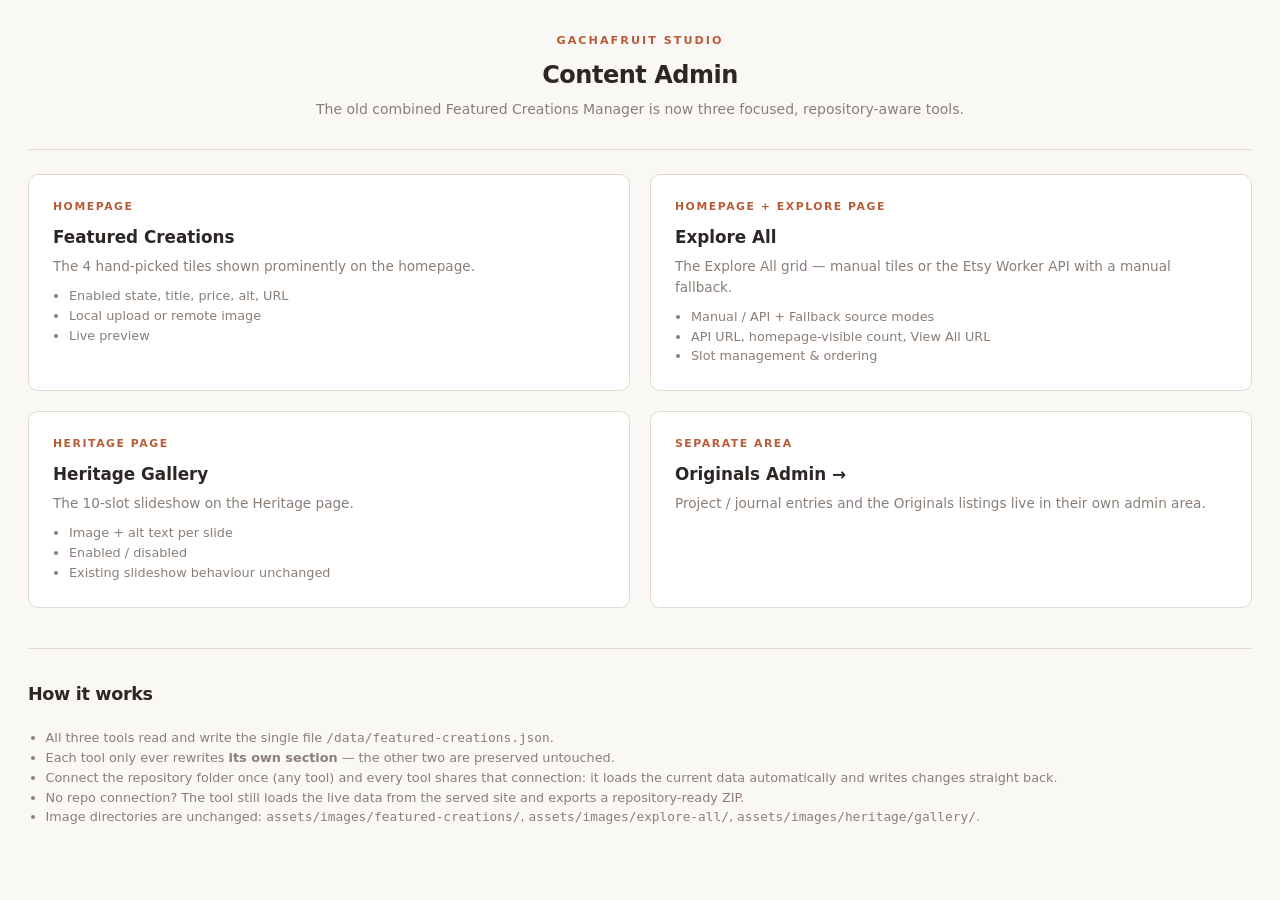
<file: admin/content-admin.html>
<!DOCTYPE html>
<html lang="en">
<head>
  <meta charset="UTF-8">
  <meta name="viewport" content="width=device-width, initial-scale=1.0">
  <title>Content Admin — Gachafruit Studio</title>
  <link rel="icon" type="image/x-icon" href="/favicon.ico">
  <link rel="icon" type="image/png" sizes="32x32" href="/favicon-32x32.png">
  <link rel="icon" type="image/png" sizes="16x16" href="/favicon-16x16.png">
  <meta name="theme-color" content="#B85C38">
  <link rel="stylesheet" href="originals-manager.css">
  <link rel="stylesheet" href="content-admin.css">
</head>
<body>

  <div class="manager-wrap">

    <header class="manager-header">
      <div class="manager-logo">Gachafruit Studio</div>
      <h1 class="manager-title">Content Admin</h1>
      <p class="manager-subtitle">
        The old combined Featured Creations Manager is now three focused, repository-aware tools.
      </p>
    </header>

    <div class="admin-landing">

      <a class="admin-card" href="featured-manager.html">
        <div class="admin-card__eyebrow">Homepage</div>
        <div class="admin-card__title">Featured Creations</div>
        <p class="admin-card__desc">
          The 4 hand-picked tiles shown prominently on the homepage.
        </p>
        <ul class="admin-card__list">
          <li>Enabled state, title, price, alt, URL</li>
          <li>Local upload or remote image</li>
          <li>Live preview</li>
        </ul>
      </a>

      <a class="admin-card" href="explore-manager.html">
        <div class="admin-card__eyebrow">Homepage + Explore page</div>
        <div class="admin-card__title">Explore All</div>
        <p class="admin-card__desc">
          The Explore All grid — manual tiles or the Etsy Worker API with a manual fallback.
        </p>
        <ul class="admin-card__list">
          <li>Manual / API + Fallback source modes</li>
          <li>API URL, homepage-visible count, View All URL</li>
          <li>Slot management &amp; ordering</li>
        </ul>
      </a>

      <a class="admin-card" href="heritage-manager.html">
        <div class="admin-card__eyebrow">Heritage page</div>
        <div class="admin-card__title">Heritage Gallery</div>
        <p class="admin-card__desc">
          The 10-slot slideshow on the Heritage page.
        </p>
        <ul class="admin-card__list">
          <li>Image + alt text per slide</li>
          <li>Enabled / disabled</li>
          <li>Existing slideshow behaviour unchanged</li>
        </ul>
      </a>

      <a class="admin-card" href="originals-admin.html">
        <div class="admin-card__eyebrow">Separate area</div>
        <div class="admin-card__title">Originals Admin →</div>
        <p class="admin-card__desc">
          Project / journal entries and the Originals listings live in their own admin area.
        </p>
      </a>

    </div>

    <div class="manager-section">
      <div class="manager-section-header">
        <h2 class="manager-section-title">How it works</h2>
      </div>
      <ul class="admin-card__list" style="margin-left:1.1rem;">
        <li>All three tools read and write the single file <code>/data/featured-creations.json</code>.</li>
        <li>Each tool only ever rewrites <strong>its own section</strong> — the other two are preserved untouched.</li>
        <li>Connect the repository folder once (any tool) and every tool shares that connection: it loads the current data automatically and writes changes straight back.</li>
        <li>No repo connection? The tool still loads the live data from the served site and exports a repository-ready ZIP.</li>
        <li>Image directories are unchanged: <code>assets/images/featured-creations/</code>, <code>assets/images/explore-all/</code>, <code>assets/images/heritage/gallery/</code>.</li>
      </ul>
    </div>

  </div>

</body>
</html>
</file>
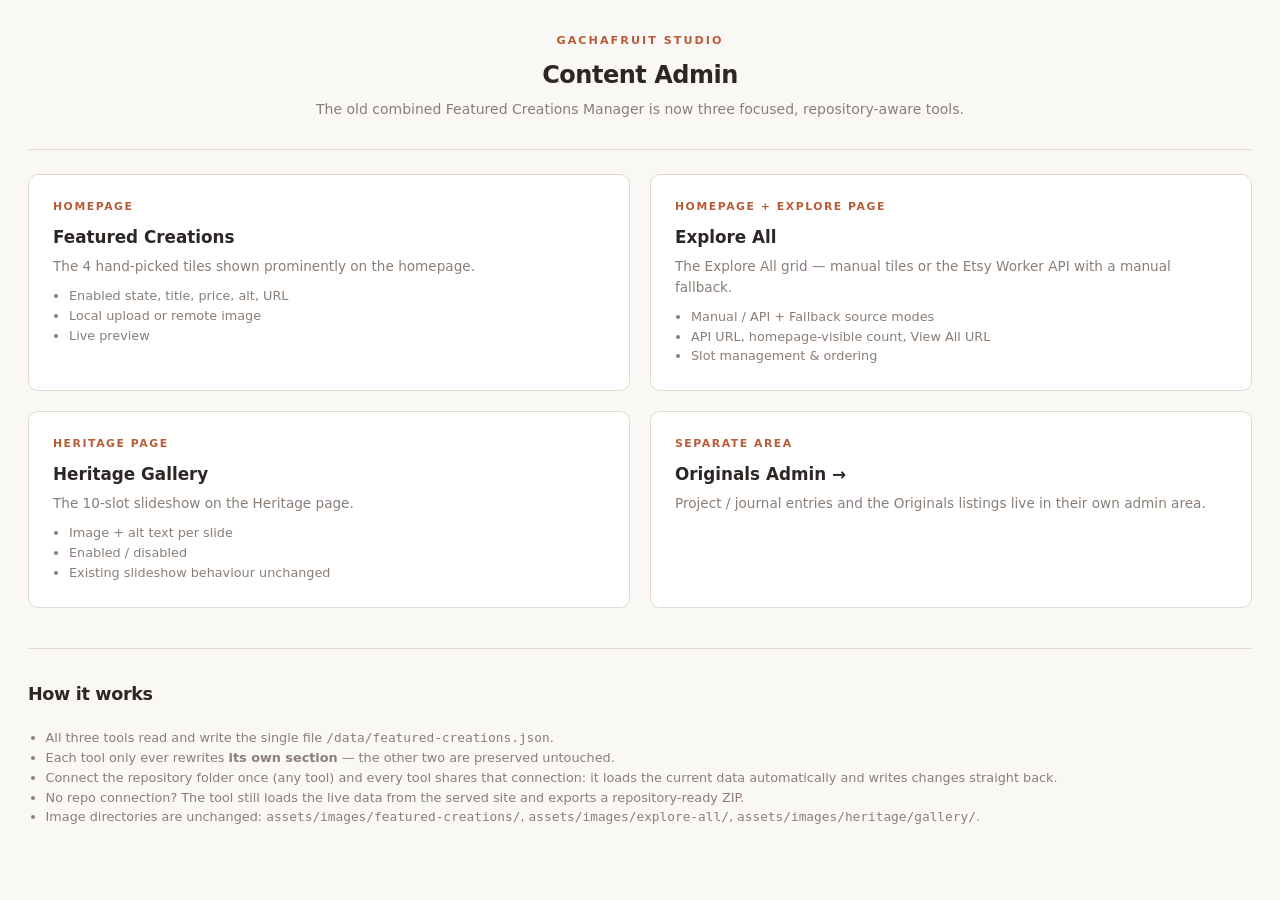
<file: admin/featured-creations-manager.html>
<!DOCTYPE html>
<html lang="en">
<head>
  <meta charset="UTF-8">
  <meta name="viewport" content="width=device-width, initial-scale=1.0">
  <title>Homepage Content Manager (moved) — Gachafruit Studio</title>
  <meta http-equiv="refresh" content="0; url=content-admin.html">
  <link rel="icon" type="image/x-icon" href="/favicon.ico">
  <meta name="theme-color" content="#B85C38">
  <link rel="stylesheet" href="originals-manager.css">
</head>
<body>
  <div class="manager-wrap">
    <header class="manager-header">
      <div class="manager-logo">Gachafruit Studio</div>
      <h1 class="manager-title">This manager has moved</h1>
      <p class="manager-subtitle">
        The combined Featured Creations Manager was split into three focused tools.
        Redirecting to <a href="content-admin.html">Content Admin</a>…
      </p>
    </header>
    <div class="admin-landing">
      <a class="admin-card" href="featured-manager.html">
        <div class="admin-card__eyebrow">Homepage</div>
        <div class="admin-card__title">Featured Creations</div>
        <p class="admin-card__desc">The 4 hand-picked homepage tiles.</p>
      </a>
      <a class="admin-card" href="explore-manager.html">
        <div class="admin-card__eyebrow">Homepage + Explore page</div>
        <div class="admin-card__title">Explore All</div>
        <p class="admin-card__desc">Manual tiles or Etsy API + fallback.</p>
      </a>
      <a class="admin-card" href="heritage-manager.html">
        <div class="admin-card__eyebrow">Heritage page</div>
        <div class="admin-card__title">Heritage Gallery</div>
        <p class="admin-card__desc">The 10-slot Heritage slideshow.</p>
      </a>
    </div>
  </div>
</body>
</html>
</file>
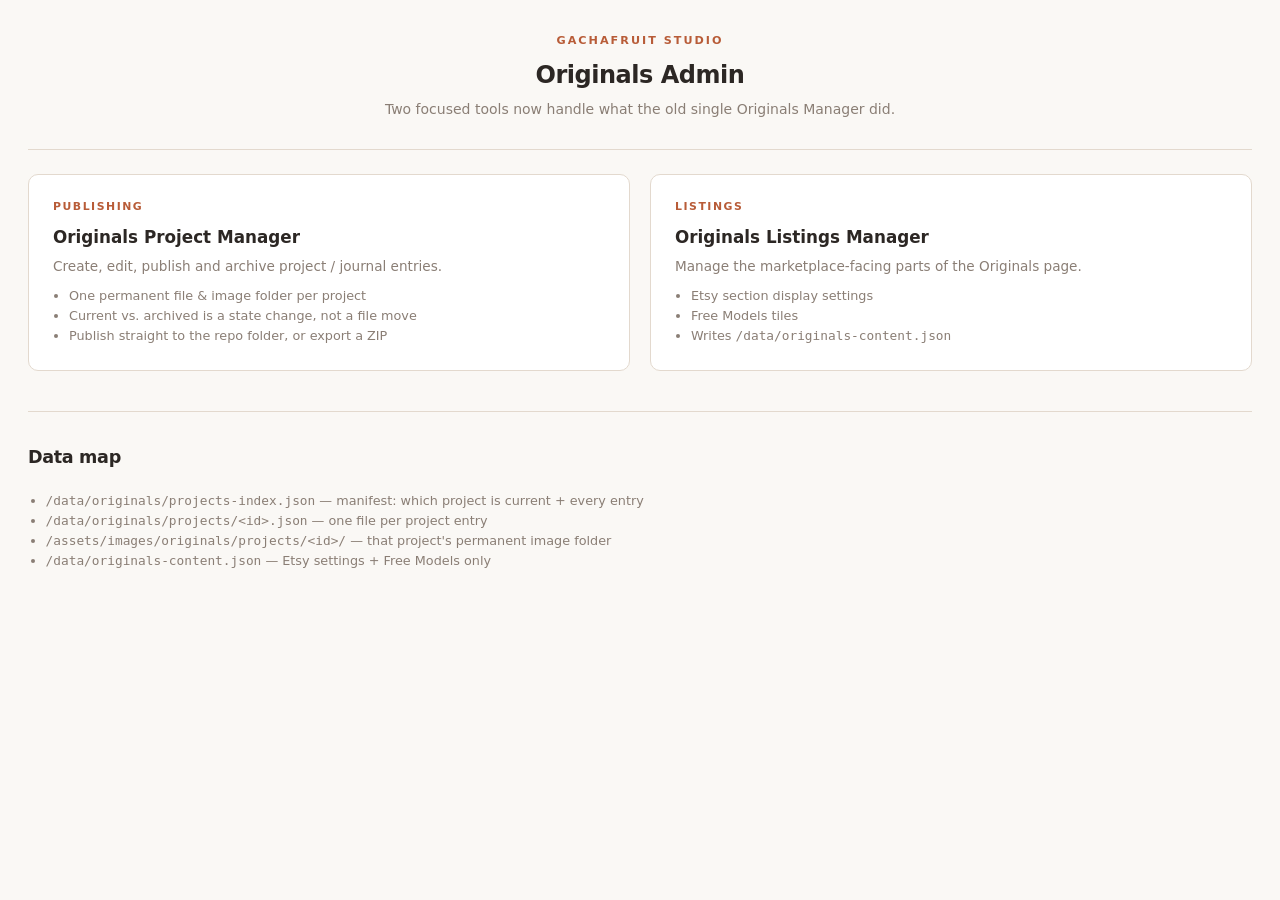
<file: admin/originals-admin.html>
<!DOCTYPE html>
<html lang="en">
<head>
  <meta charset="UTF-8">
  <meta name="viewport" content="width=device-width, initial-scale=1.0">
  <title>Originals Admin — Gachafruit Studio</title>
  <link rel="icon" type="image/x-icon" href="/favicon.ico">
  <link rel="icon" type="image/png" sizes="32x32" href="/favicon-32x32.png">
  <link rel="icon" type="image/png" sizes="16x16" href="/favicon-16x16.png">
  <meta name="theme-color" content="#B85C38">
  <link rel="stylesheet" href="originals-manager.css">
</head>
<body>

  <div class="manager-wrap">

    <header class="manager-header">
      <div class="manager-logo">Gachafruit Studio</div>
      <h1 class="manager-title">Originals Admin</h1>
      <p class="manager-subtitle">
        Two focused tools now handle what the old single Originals Manager did.
      </p>
    </header>

    <div class="admin-landing">

      <a class="admin-card" href="originals-project-manager.html">
        <div class="admin-card__eyebrow">Publishing</div>
        <div class="admin-card__title">Originals Project Manager</div>
        <p class="admin-card__desc">
          Create, edit, publish and archive project / journal entries.
        </p>
        <ul class="admin-card__list">
          <li>One permanent file &amp; image folder per project</li>
          <li>Current vs. archived is a state change, not a file move</li>
          <li>Publish straight to the repo folder, or export a ZIP</li>
        </ul>
      </a>

      <a class="admin-card" href="originals-listings-manager.html">
        <div class="admin-card__eyebrow">Listings</div>
        <div class="admin-card__title">Originals Listings Manager</div>
        <p class="admin-card__desc">
          Manage the marketplace-facing parts of the Originals page.
        </p>
        <ul class="admin-card__list">
          <li>Etsy section display settings</li>
          <li>Free Models tiles</li>
          <li>Writes <code>/data/originals-content.json</code></li>
        </ul>
      </a>

    </div>

    <div class="manager-section">
      <div class="manager-section-header">
        <h2 class="manager-section-title">Data map</h2>
      </div>
      <ul class="admin-card__list" style="margin-left:1.1rem;">
        <li><code>/data/originals/projects-index.json</code> — manifest: which project is current + every entry</li>
        <li><code>/data/originals/projects/&lt;id&gt;.json</code> — one file per project entry</li>
        <li><code>/assets/images/originals/projects/&lt;id&gt;/</code> — that project's permanent image folder</li>
        <li><code>/data/originals-content.json</code> — Etsy settings + Free Models only</li>
      </ul>
    </div>

  </div>

</body>
</html>
</file>
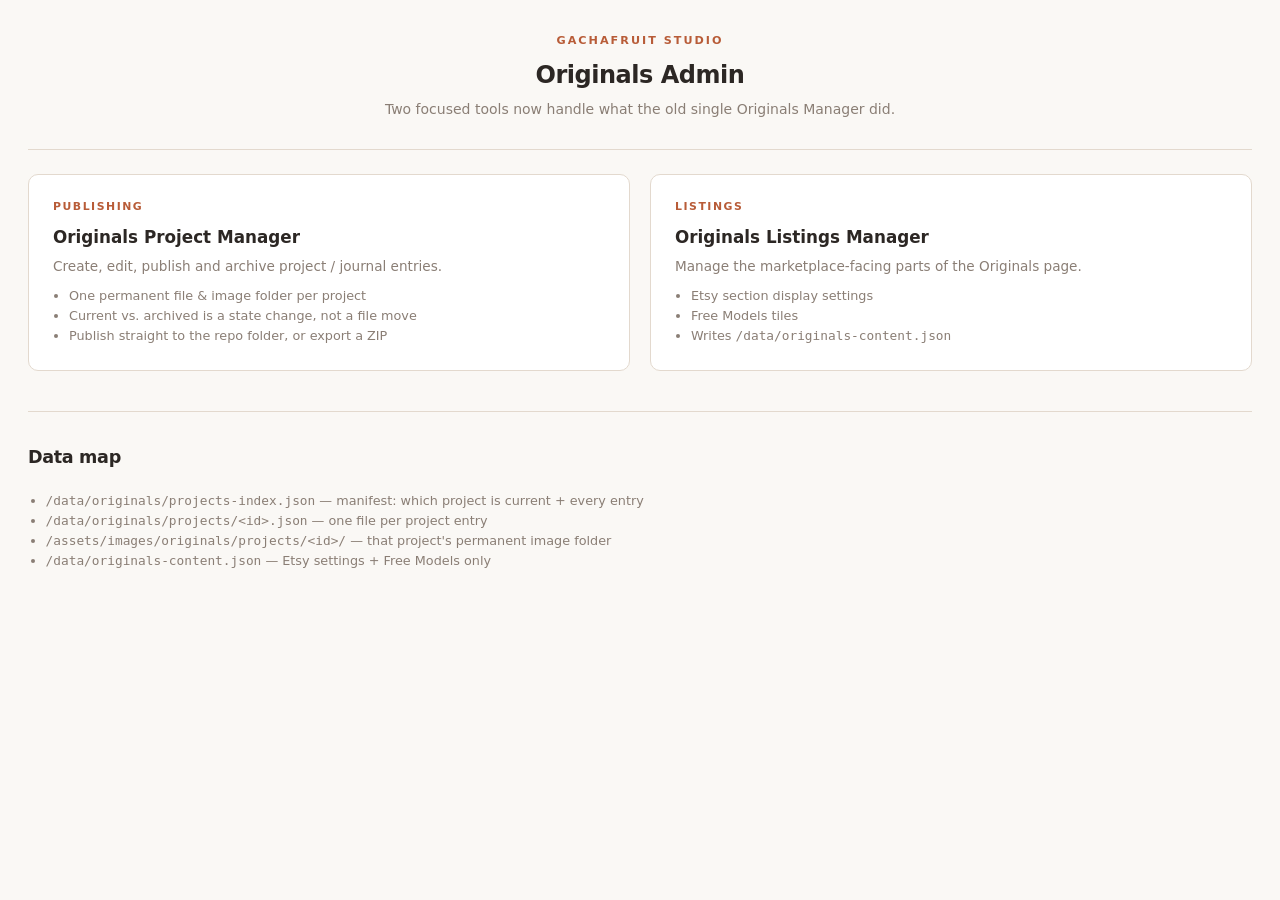
<file: admin/originals-manager.html>
<!DOCTYPE html>
<html lang="en">
<head>
  <meta charset="UTF-8">
  <meta name="viewport" content="width=device-width, initial-scale=1.0">
  <title>Originals Manager (moved) — Gachafruit Studio</title>
  <meta http-equiv="refresh" content="0; url=originals-admin.html">
  <link rel="icon" type="image/x-icon" href="/favicon.ico">
  <meta name="theme-color" content="#B85C38">
  <link rel="stylesheet" href="originals-manager.css">
</head>
<body>
  <div class="manager-wrap">
    <header class="manager-header">
      <div class="manager-logo">Gachafruit Studio</div>
      <h1 class="manager-title">The Originals Manager has moved</h1>
      <p class="manager-subtitle">
        It was split into two tools. Redirecting to the new
        <a href="originals-admin.html">Originals Admin</a> landing page…
      </p>
    </header>
    <div class="admin-landing">
      <a class="admin-card" href="originals-project-manager.html">
        <div class="admin-card__eyebrow">Publishing</div>
        <div class="admin-card__title">Originals Project Manager</div>
        <p class="admin-card__desc">Project / journal entries — create, edit, publish, archive.</p>
      </a>
      <a class="admin-card" href="originals-listings-manager.html">
        <div class="admin-card__eyebrow">Listings</div>
        <div class="admin-card__title">Originals Listings Manager</div>
        <p class="admin-card__desc">Etsy section settings and Free Models tiles.</p>
      </a>
    </div>
  </div>
</body>
</html>
</file>
<file: css/base.css>
/* ============================================================
   base.css — Gachafruit design tokens, reset, and typography
   All components depend on these custom properties.
   ============================================================ */

:root {
  /* Color palette — warm neutral + terracotta */
  --color-bg:           #FAF8F5;
  --color-surface:      #F2EDE6;
  --color-surface-alt:  #EDE5DA;
  --color-border:       #E3D9CE;
  --color-border-soft:  #EDE5DB;
  --color-text:         #2C2724;
  --color-muted:        #8A7E75;
  --color-muted-light:  #B5A99E;
  --color-accent:       #B85C38;
  --color-accent-hover: #9E4D2E;
  --color-accent-soft:  #F5E8E2;

  /* Badge — sage green, complements terracotta */
  --color-badge-bg:   #E8EFE4;
  --color-badge-text: #3E5C35;

  /* Spacing scale */
  --space-xs:  0.25rem;   /*  4px */
  --space-sm:  0.5rem;    /*  8px */
  --space-md:  1rem;      /* 16px */
  --space-lg:  1.5rem;    /* 24px */
  --space-xl:  2.5rem;    /* 40px */
  --space-2xl: 4rem;      /* 64px */
  --space-3xl: 6rem;      /* 96px */

  /* Layout */
  --max-width:    1200px;
  --header-height: 72px;

  /* Typography */
  --font-sans: 'Inter', system-ui, -apple-system, sans-serif;
  --font-size-xs:   0.75rem;
  --font-size-sm:   0.875rem;
  --font-size-base: 1rem;
  --font-size-lg:   1.125rem;
  --font-size-xl:   1.25rem;
  --font-size-2xl:  1.5rem;
  --font-size-3xl:  2rem;
  --font-size-4xl:  2.75rem;
  --font-size-5xl:  3.75rem;

  --font-weight-normal:   400;
  --font-weight-medium:   500;
  --font-weight-semibold: 600;
  --font-weight-bold:     700;
  --font-weight-black:    800;

  --line-height-tight: 1.15;
  --line-height-snug:  1.35;
  --line-height-base:  1.6;

  /* Border radius */
  --radius-sm: 4px;
  --radius-md: 8px;
  --radius-lg: 12px;

  /* Transitions */
  --transition-fast: 0.15s ease;
  --transition-base: 0.25s ease;
}

/* ---- Reset ---- */
*, *::before, *::after {
  box-sizing: border-box;
  margin: 0;
  padding: 0;
}

html {
  scroll-behavior: smooth;
}

body {
  font-family: var(--font-sans);
  font-size: var(--font-size-base);
  font-weight: var(--font-weight-normal);
  line-height: var(--line-height-base);
  color: var(--color-text);
  background-color: var(--color-bg);
  -webkit-font-smoothing: antialiased;
}

img, svg {
  display: block;
  max-width: 100%;
  height: auto;
}

a {
  color: inherit;
  text-decoration: none;
}

ul, ol {
  list-style: none;
}

button {
  font: inherit;
  cursor: pointer;
  border: none;
  background: none;
}

/* ---- Layout helper — used inside full-width sections ---- */
.inner {
  max-width: var(--max-width);
  margin-inline: auto;
  padding-inline: var(--space-lg);
}

/* ---- Screen-reader only (visually hidden but accessible) ---- */
.sr-only {
  position: absolute;
  width: 1px;
  height: 1px;
  padding: 0;
  margin: -1px;
  overflow: hidden;
  clip: rect(0, 0, 0, 0);
  white-space: nowrap;
  border: 0;
}

/* ---- Image placeholder — replaces real images during development ---- */
.img-placeholder {
  width: 100%;
  background-color: var(--color-surface);
  display: flex;
  align-items: center;
  justify-content: center;
}

.img-placeholder::after {
  content: '';
  display: block;
  width: 28px;
  height: 28px;
  border-radius: 50%;
  border: 2px solid var(--color-border);
  opacity: 0.5;
}
</file>
<file: css/components/header.css>
/* ============================================================
   header.css — Site header and navigation
   Two-row layout: logo centered on top, nav centered below.
   Depends on: css/base.css
   ============================================================ */

/* ---- Sticky header shell ---- */
.site-header {
  position: sticky;
  top: 0;
  z-index: 100;
  background-color: var(--color-bg);
  border-bottom: 1px solid var(--color-border-soft);
}

/* ============================================================
   Row 1 — Logo
   ============================================================ */
.header-logo-row {
  position: relative;
  display: flex;
  align-items: center;
  justify-content: center;
  height: var(--header-height);
  max-width: var(--max-width);
  margin-inline: auto;
  padding-inline: var(--space-lg);
}

/* ---- Logo ---- */
.logo {
  display: flex;
  flex-direction: row;
  align-items: center;
  gap: var(--space-sm);
  transition: opacity var(--transition-fast);
}

.logo:hover {
  opacity: 0.75;
}

.logo__mark {
  height: 54px;        /* +8% from 50px */
  width: auto;
  flex-shrink: 0;
  position: relative;
  top: -2px;           /* optical lift — preserved */
}

.logo__text {
  display: flex;
  flex-direction: column;
  align-items: center; /* centers "STUDIO" under "Gachafruit" */
  gap: 3px;            /* slightly more separation so the two lines breathe */
}

.logo__name {
  font-size: 1.485rem; /* +8% from 1.375rem */
  font-weight: var(--font-weight-black);
  color: var(--color-text);
  letter-spacing: -0.02em;
  line-height: 1;
}

.logo__sub {
  font-size: 0.756rem; /* +8% from 0.7rem */
  font-weight: var(--font-weight-semibold);
  color: var(--color-muted);
  letter-spacing: 0.22em;
  text-transform: uppercase;
  line-height: 1;
}

/* ============================================================
   Row 2 — Desktop navigation
   ============================================================ */
.header-nav {
  display: flex;
  justify-content: center;
  border-top: 1px solid var(--color-border-soft);
  padding-block: 10px;
}

.nav-list {
  display: flex;
  align-items: center;
  gap: var(--space-3xl);
}

.nav-link {
  font-size: var(--font-size-xs);
  font-weight: var(--font-weight-semibold);
  color: var(--color-muted);
  letter-spacing: 0.1em;
  text-transform: uppercase;
  position: relative;
  transition: color var(--transition-fast);
}

/* Underline-on-hover */
.nav-link::after {
  content: '';
  position: absolute;
  bottom: -3px;
  left: 0;
  width: 0;
  height: 1px;
  background-color: var(--color-accent);
  transition: width var(--transition-base);
}

.nav-link:hover {
  color: var(--color-text);
}

.nav-link:hover::after {
  width: 100%;
}

/* Active state — permanent underline for current page */
.nav-link--active {
  color: var(--color-text);
}

.nav-link--active::after {
  width: 100%;
}

/* ============================================================
   Hamburger (mobile only — positioned to right of logo row)
   ============================================================ */
.hamburger {
  display: none;
  position: absolute;
  right: var(--space-lg);
  top: 50%;
  transform: translateY(-50%);
  flex-direction: column;
  justify-content: center;
  gap: 5px;
  width: 28px;
  height: 44px;
  padding: 0;
  color: var(--color-text);
}

.hamburger span {
  display: block;
  width: 22px;
  height: 1.5px;
  background-color: currentColor;
  border-radius: 2px;
  transition: transform var(--transition-base), opacity var(--transition-base);
  transform-origin: center;
}

/* Bars animate to X when open */
.hamburger[aria-expanded="true"] span:nth-child(1) {
  transform: translateY(6.5px) rotate(45deg);
}
.hamburger[aria-expanded="true"] span:nth-child(2) {
  opacity: 0;
  transform: scaleX(0);
}
.hamburger[aria-expanded="true"] span:nth-child(3) {
  transform: translateY(-6.5px) rotate(-45deg);
}

/* ============================================================
   Mobile nav drawer
   ============================================================ */
.mobile-nav {
  max-height: 0;
  overflow: hidden;
  background-color: var(--color-bg);
  border-top: 1px solid transparent;
  transition:
    max-height 0.3s ease,
    border-color 0.3s ease;
}

.mobile-nav.is-open {
  max-height: 240px;
  border-top-color: var(--color-border-soft);
}

.mobile-nav-list {
  display: flex;
  flex-direction: column;
  padding: var(--space-md) var(--space-lg) var(--space-lg);
  gap: var(--space-xs);
}

.mobile-nav-list .nav-link {
  display: block;
  padding-block: var(--space-sm);
  font-size: var(--font-size-base);
  font-weight: var(--font-weight-medium);
  text-transform: none;
  letter-spacing: 0;
  color: var(--color-text);
}

.mobile-nav-list .nav-link::after {
  display: none;
}

.mobile-nav-list .nav-link:hover {
  color: var(--color-accent);
}

/* ============================================================
   Responsive breakpoint
   ============================================================ */
@media (max-width: 768px) {
  /* Hide desktop nav row entirely */
  .header-nav {
    display: none;
  }

  /* Show hamburger */
  .hamburger {
    display: flex;
  }
}
</file>
<file: css/components/hero.css>
/* ============================================================
   hero.css — Homepage two-column layout, brand intro, hero image
   Depends on: css/base.css
   ============================================================ */

/* ---- Outer home grid ---- */
.home-grid {
  display: grid;
  grid-template-columns: 2fr 3fr;
  align-items: start;
  gap: 0;
  max-width: var(--max-width);
  margin-inline: auto;
  padding: var(--space-xl) var(--space-lg) 0;
}

/* ---- Left column: brand intro + featured section ---- */
.home-grid__left {
  padding-right: var(--space-xl);
  border-right: 1px solid var(--color-border-soft);
  padding-bottom: var(--space-2xl);
}

/* ---- Right column: hero image + explore section ---- */
.home-grid__right {
  padding-left: var(--space-xl);
  padding-bottom: var(--space-2xl);
}

/* ============================================================
   Brand intro
   ============================================================ */
.brand-intro {
  padding-bottom: var(--space-2xl);
}

.location-tag {
  display: inline-block;
  font-size: var(--font-size-xs);
  font-weight: var(--font-weight-medium);
  letter-spacing: 0.1em;
  text-transform: uppercase;
  color: var(--color-muted);
  margin-bottom: var(--space-md);
}

.location-tag::before {
  content: '— ';
  color: var(--color-accent);
}

.hero-headline {
  font-size: clamp(var(--font-size-3xl), 4vw, var(--font-size-5xl));
  font-weight: var(--font-weight-black);
  line-height: var(--line-height-tight);
  letter-spacing: -0.03em;
  color: var(--color-text);
  margin-bottom: var(--space-lg);
}

.hero-description {
  font-size: var(--font-size-base);
  color: var(--color-muted);
  line-height: var(--line-height-base);
  max-width: 36ch;
}

/* ============================================================
   Featured section (left column)
   ============================================================ */
.featured-section {
  /* inherits from parent column */
}

.section-label {
  display: block;
  font-size: var(--font-size-xs);
  font-weight: var(--font-weight-semibold);
  letter-spacing: 0.1em;
  text-transform: uppercase;
  color: var(--color-accent);
  margin-bottom: var(--space-sm);
}

.section-heading {
  font-size: var(--font-size-xl);
  font-weight: var(--font-weight-bold);
  letter-spacing: -0.02em;
  color: var(--color-text);
  margin-bottom: var(--space-lg);
}

.featured-grid {
  display: grid;
  grid-template-columns: 1fr 1fr;
  gap: var(--space-md);
}

/* ============================================================
   Hero image (right column top)
   ============================================================ */
.hero-image-wrapper {
  border-radius: var(--radius-lg);
  overflow: hidden;
  background-color: var(--color-surface);
  margin-bottom: var(--space-xl);
}

.hero-image-wrapper .img-placeholder {
  aspect-ratio: 4 / 3;
}

.hero-img {
  width: 100%;
  height: auto;
  display: block;
  object-fit: cover;
}

/* ============================================================
   Explore section (right column bottom)
   ============================================================ */
.explore-section .section-heading {
  margin-bottom: var(--space-lg);
}

.explore-grid {
  display: grid;
  grid-template-columns: repeat(4, 1fr);
  gap: var(--space-sm);
}

/* ---- View All CTA — injected below explore grid by explore.js ---- */
.explore-view-all {
  margin-top: var(--space-md);
  text-align: right;
}

.explore-view-all__link {
  width: auto;
  display: inline-flex;
}

/* ============================================================
   Responsive
   ============================================================ */
@media (max-width: 1024px) {
  .explore-grid {
    grid-template-columns: repeat(2, 1fr);
    gap: var(--space-md);
  }
}

@media (max-width: 768px) {
  .home-grid {
    grid-template-columns: 1fr;
    padding: var(--space-lg) var(--space-md) 0;
    gap: 0;
  }

  .home-grid__left {
    padding-right: 0;
    border-right: none;
    border-bottom: 1px solid var(--color-border-soft);
    padding-bottom: var(--space-xl);
    margin-bottom: var(--space-xl);
  }

  .home-grid__right {
    padding-left: 0;
  }

  .brand-intro {
    padding-bottom: var(--space-xl);
  }

  .hero-headline {
    font-size: var(--font-size-3xl);
  }

  .featured-grid {
    grid-template-columns: 1fr;
  }

  .explore-grid {
    grid-template-columns: repeat(2, 1fr);
  }
}

@media (max-width: 480px) {
  .explore-grid {
    grid-template-columns: 1fr 1fr;
    gap: var(--space-sm);
  }
}
</file>
<file: css/components/card.css>
/* ============================================================
   card.css — Product card, badge, and button components
   Depends on: css/base.css
   ============================================================ */

/* ============================================================
   Product card — used in featured (large) and explore (small)
   ============================================================ */
.product-card {
  display: flex;
  flex-direction: column;
  background-color: #fff;
  border: 1px solid var(--color-border-soft);
  border-radius: var(--radius-md);
  overflow: hidden;
  transition: box-shadow var(--transition-base), transform var(--transition-base);
}

.product-card:hover {
  box-shadow: 0 4px 20px rgba(44, 39, 36, 0.07);
  transform: translateY(-2px);
}

/* ---- Image area ---- */
.product-card__img {
  width: 100%;
  flex-shrink: 0;
}

.product-card__img .img-placeholder {
  aspect-ratio: 1 / 1;
  background-color: var(--color-surface);
}

.product-card__img img {
  display: block;
  width: 100%;
  aspect-ratio: 1 / 1;
  object-fit: cover;
}

/* ---- Body ---- */
.product-card__body {
  padding: var(--space-md);
  display: flex;
  flex-direction: column;
  gap: var(--space-sm);
  flex: 1;
}

.product-card__title {
  font-size: var(--font-size-sm);
  font-weight: var(--font-weight-semibold);
  color: var(--color-text);
  line-height: var(--line-height-snug);
  letter-spacing: -0.01em;
}

/* ---- Meta row: price + badge ---- */
.product-card__meta {
  display: flex;
  align-items: center;
  gap: var(--space-sm);
  flex-wrap: wrap;
}

.product-card__price {
  font-size: var(--font-size-base);
  font-weight: var(--font-weight-bold);
  color: var(--color-text);
  letter-spacing: -0.01em;
}

/* ---- Badge ---- */
.badge {
  display: inline-block;
  padding: 2px var(--space-sm);
  border-radius: 99px;
  font-size: var(--font-size-xs);
  font-weight: var(--font-weight-semibold);
  letter-spacing: 0.03em;
  text-transform: uppercase;
  line-height: 1.6;
}

.badge--shipping {
  background-color: var(--color-badge-bg);
  color: var(--color-badge-text);
}

/* ---- CTA button — grows to fill remaining space ---- */
.product-card__cta {
  margin-top: auto;
  padding-top: var(--space-xs);
}

/* ============================================================
   Buttons
   ============================================================ */
.btn {
  display: inline-flex;
  align-items: center;
  justify-content: center;
  width: 100%;
  padding: var(--space-sm) var(--space-md);
  border-radius: var(--radius-sm);
  font-size: var(--font-size-xs);
  font-weight: var(--font-weight-semibold);
  letter-spacing: 0.08em;
  text-transform: uppercase;
  transition:
    background-color var(--transition-fast),
    color var(--transition-fast),
    border-color var(--transition-fast);
  cursor: pointer;
  white-space: nowrap;
}

.btn--outline {
  border: 1px solid var(--color-border);
  background-color: transparent;
  color: var(--color-text);
}

.btn--outline:hover {
  border-color: var(--color-accent);
  color: var(--color-accent);
  background-color: var(--color-accent-soft);
}

.btn--primary {
  border: 1px solid var(--color-accent);
  background-color: var(--color-accent);
  color: #fff;
}

.btn--primary:hover {
  background-color: var(--color-accent-hover);
  border-color: var(--color-accent-hover);
}

/* ============================================================
   Small card variant — used in explore grid
   ============================================================ */
.product-card--sm .product-card__body {
  padding: var(--space-sm) var(--space-sm) var(--space-md);
  gap: var(--space-xs);
}

.product-card--sm .product-card__title {
  font-size: var(--font-size-xs);
}

.product-card--sm .product-card__price {
  font-size: var(--font-size-sm);
}

.product-card--sm .badge {
  font-size: 0.65rem;
  padding: 1px var(--space-xs);
}

.product-card--sm .btn {
  font-size: 0.65rem;
  padding: var(--space-xs) var(--space-sm);
}
</file>
<file: css/components/footer.css>
/* ============================================================
   footer.css — Site footer
   Depends on: css/base.css
   ============================================================ */

.site-footer {
  margin-top: var(--space-2xl);
  border-top: 1px solid var(--color-border-soft);
  background-color: var(--color-bg);
}

.footer-inner {
  max-width: var(--max-width);
  margin-inline: auto;
  padding: var(--space-lg) var(--space-lg);
  display: flex;
  align-items: center;
  justify-content: space-between;
  gap: var(--space-lg);
  flex-wrap: wrap;
}

/* ---- Left: copyright + location ---- */
.footer-copy {
  font-size: var(--font-size-sm);
  color: var(--color-muted);
}

.footer-copy strong {
  font-weight: var(--font-weight-semibold);
  color: var(--color-text);
}

/* ---- Center: marketplace links ---- */
.footer-links {
  display: flex;
  align-items: center;
  gap: var(--space-lg);
}

.footer-link {
  font-size: var(--font-size-sm);
  font-weight: var(--font-weight-medium);
  color: var(--color-muted);
  letter-spacing: 0.04em;
  transition: color var(--transition-fast);
}

.footer-link:hover {
  color: var(--color-accent);
}

/* ---- Right: social links + newsletter ---- */
.footer-right {
  display: flex;
  align-items: center;
  gap: var(--space-xl);
}

.footer-social {
  display: flex;
  align-items: center;
  gap: var(--space-md);
}

.footer-social__link {
  font-size: var(--font-size-xs);
  font-weight: var(--font-weight-semibold);
  letter-spacing: 0.08em;
  text-transform: uppercase;
  color: var(--color-muted);
  transition: color var(--transition-fast);
}

.footer-social__link:hover {
  color: var(--color-text);
}

/* ---- Newsletter form ---- */
.footer-newsletter {
  display: flex;
  align-items: center;
  gap: 0;
}

.newsletter-input {
  height: 34px;
  padding: 0 var(--space-md);
  border: 1px solid var(--color-border);
  border-right: none;
  border-radius: var(--radius-sm) 0 0 var(--radius-sm);
  background-color: #fff;
  font: inherit;
  font-size: var(--font-size-sm);
  color: var(--color-text);
  width: 180px;
  transition: border-color var(--transition-fast);
}

.newsletter-input::placeholder {
  color: var(--color-muted-light);
}

.newsletter-input:focus {
  outline: none;
  border-color: var(--color-accent);
}

.newsletter-btn {
  height: 34px;
  padding: 0 var(--space-md);
  border: 1px solid var(--color-accent);
  border-radius: 0 var(--radius-sm) var(--radius-sm) 0;
  background-color: var(--color-accent);
  color: #fff;
  font-size: var(--font-size-xs);
  font-weight: var(--font-weight-semibold);
  letter-spacing: 0.06em;
  text-transform: uppercase;
  cursor: pointer;
  transition: background-color var(--transition-fast), border-color var(--transition-fast);
  white-space: nowrap;
}

.newsletter-btn:hover {
  background-color: var(--color-accent-hover);
  border-color: var(--color-accent-hover);
}

/* ---- Responsive ---- */
@media (max-width: 900px) {
  .footer-inner {
    flex-direction: column;
    align-items: flex-start;
    gap: var(--space-md);
  }

  .footer-right {
    flex-wrap: wrap;
    gap: var(--space-md);
  }
}

@media (max-width: 480px) {
  .footer-links {
    gap: var(--space-md);
  }

  .footer-newsletter {
    width: 100%;
  }

  .newsletter-input {
    flex: 1;
    width: auto;
    min-width: 0;
  }
}
</file>
<file: css/components/heritage.css>
/* ============================================================
   heritage.css — Heritage page components
   Depends on: css/base.css, css/components/hero.css
   ============================================================ */

/* ============================================================
   Slideshow placeholder (left column, below brand intro)
   ============================================================ */
.slideshow-placeholder {
  border-radius: var(--radius-lg);
  overflow: hidden;
  border: 1px solid var(--color-border);
  box-shadow: 0 2px 12px rgba(44, 39, 36, 0.06);
}

.slideshow-placeholder__frame {
  position: relative;
}

.slideshow-placeholder__frame .img-placeholder {
  aspect-ratio: 4 / 3;
  background-color: var(--color-surface-alt);
  display: block;
  width: 100%;
}

.slideshow-placeholder__frame .slideshow-img {
  display: block;
  width: 100%;
  aspect-ratio: 4 / 3;
  object-fit: cover;
  cursor: pointer;
  transition: opacity var(--transition-base);
}

.slideshow-placeholder__caption {
  position: absolute;
  bottom: 0;
  left: 0;
  right: 0;
  padding: var(--space-sm) var(--space-md);
  background: linear-gradient(to top, rgba(44, 39, 36, 0.65) 0%, transparent 100%);
  color: #fff;
  font-size: var(--font-size-xs);
  font-weight: var(--font-weight-medium);
  letter-spacing: 0.02em;
}

.slideshow-dots {
  display: flex;
  align-items: center;
  justify-content: center;
  gap: var(--space-sm);
  padding: var(--space-md);
  background-color: var(--color-surface);
}

.slideshow-dot {
  display: block;
  width: 8px;
  height: 8px;
  border-radius: 50%;
  background-color: var(--color-border);
  transition: background-color var(--transition-fast);
}

.slideshow-dot--active {
  background-color: var(--color-accent);
}

/* ============================================================
   Heritage CTA block (right column, below hero image)
   ============================================================ */
.heritage-cta__heading {
  font-size: var(--font-size-xl);
  font-weight: var(--font-weight-bold);
  letter-spacing: -0.02em;
  color: var(--color-text);
  margin-bottom: var(--space-md);
}

.heritage-cta__body {
  font-size: var(--font-size-base);
  color: var(--color-muted);
  line-height: var(--line-height-base);
  max-width: 48ch;
  margin-bottom: var(--space-lg);
}

.heritage-cta__btn {
  width: auto;
  display: inline-flex;
}

/* ============================================================
   Responsive
   ============================================================ */
@media (max-width: 768px) {
  .heritage-cta__body {
    max-width: 100%;
  }
}
</file>
<file: admin/originals-manager.css>
/* ============================================================
   Originals Manager — Gachafruit Studio
   Self-contained admin interface styles.
   Palette mirrors the Gachafruit brand and featured-creations-manager.css.
   ============================================================ */

:root {
  --accent:        #B85C38;
  --accent-hover:  #9E4D2E;
  --accent-soft:   #F5E8E2;
  --text:          #2C2724;
  --muted:         #8A7E75;
  --muted-light:   #C5BBB5;
  --bg:            #FAF8F5;
  --surface:       #F2EDE6;
  --surface-alt:   #EDE5DA;
  --border:        #E3D9CE;
  --white:         #FFFFFF;
  --success-bg:    #EAF5EC;
  --success-text:  #2D6A35;
  --success-border:#A3CFAA;
  --error-bg:      #FBE9E7;
  --error-text:    #8B2500;
  --error-border:  #F5B4A5;
  --info-bg:       #EEF3FB;
  --info-text:     #2A4A80;
  --info-border:   #B0C4E8;
  --danger-hover:  #8B2500;
  --radius:        6px;
  --radius-lg:     10px;
}

*, *::before, *::after { box-sizing: border-box; margin: 0; padding: 0; }

body {
  font-family: -apple-system, BlinkMacSystemFont, 'Segoe UI', system-ui, sans-serif;
  background-color: var(--bg);
  color: var(--text);
  line-height: 1.55;
  font-size: 14px;
}

/* ============================================================
   Layout wrapper
   ============================================================ */
.manager-wrap {
  max-width: 1360px;
  margin: 0 auto;
  padding: 2rem 1.75rem 3rem;
}

/* ============================================================
   Header
   ============================================================ */
.manager-header {
  text-align: center;
  padding-bottom: 1.75rem;
  margin-bottom: 1.5rem;
  border-bottom: 1px solid var(--border);
}

.manager-logo {
  font-size: 0.7rem;
  font-weight: 700;
  letter-spacing: 0.18em;
  text-transform: uppercase;
  color: var(--accent);
  margin-bottom: 0.5rem;
}

.manager-title {
  font-size: 1.5rem;
  font-weight: 700;
  color: var(--text);
  letter-spacing: -0.02em;
  margin-bottom: 0.3rem;
}

.manager-subtitle {
  font-size: 0.875rem;
  color: var(--muted);
}

/* ============================================================
   Toolbar
   ============================================================ */
.toolbar {
  display: flex;
  align-items: center;
  justify-content: space-between;
  gap: 0.75rem;
  padding: 0.875rem 1rem;
  background: var(--white);
  border: 1px solid var(--border);
  border-radius: var(--radius-lg);
  margin-bottom: 1.25rem;
  flex-wrap: wrap;
}

.toolbar-group {
  display: flex;
  gap: 0.5rem;
  flex-wrap: wrap;
}

/* ============================================================
   Buttons
   ============================================================ */
.btn {
  display: inline-flex;
  align-items: center;
  gap: 0.4rem;
  padding: 0.5rem 1rem;
  font-size: 0.8rem;
  font-weight: 600;
  letter-spacing: 0.02em;
  border-radius: var(--radius);
  border: 1px solid transparent;
  cursor: pointer;
  transition: background-color 0.15s, border-color 0.15s, color 0.15s;
  white-space: nowrap;
}

.btn-icon {
  font-size: 0.95rem;
  line-height: 1;
}

.btn-primary {
  background-color: var(--accent);
  color: #fff;
  border-color: var(--accent);
}
.btn-primary:hover {
  background-color: var(--accent-hover);
  border-color: var(--accent-hover);
}

.btn-secondary {
  background-color: var(--white);
  color: var(--text);
  border-color: var(--border);
}
.btn-secondary:hover {
  border-color: var(--accent);
  color: var(--accent);
  background-color: var(--accent-soft);
}

.btn-danger {
  background-color: var(--error-bg);
  color: var(--error-text);
  border-color: var(--error-border);
}
.btn-danger:hover {
  background-color: #f5cdc8;
}

.btn-danger-hover:hover {
  background-color: #FBE9E7;
  border-color: var(--error-border);
  color: var(--error-text);
}

.btn-sm {
  padding: 0.35rem 0.7rem;
  font-size: 0.75rem;
}

/* ============================================================
   Status bar
   ============================================================ */
.status-bar {
  display: none;
  padding: 0.65rem 1rem;
  border-radius: var(--radius);
  font-size: 0.825rem;
  font-weight: 500;
  margin-bottom: 1.25rem;
  border: 1px solid transparent;
}
.status-bar.show    { display: block; }
.status-bar.success { background: var(--success-bg); color: var(--success-text); border-color: var(--success-border); }
.status-bar.error   { background: var(--error-bg);   color: var(--error-text);   border-color: var(--error-border);   }
.status-bar.info    { background: var(--info-bg);    color: var(--info-text);    border-color: var(--info-border);    }

/* ============================================================
   Manager sections
   ============================================================ */
.manager-section {
  margin-top: 2.5rem;
  padding-top: 2rem;
  border-top: 1px solid var(--border);
}

.manager-section-header {
  margin-bottom: 1.25rem;
}

.manager-section-title {
  font-size: 1.1rem;
  font-weight: 700;
  color: var(--text);
  letter-spacing: -0.02em;
  margin-bottom: 0.2rem;
}

.manager-section-sub {
  font-size: 0.825rem;
  color: var(--muted);
}

/* ============================================================
   Shared form elements
   ============================================================ */
.form-group {
  display: flex;
  flex-direction: column;
  gap: 0.3rem;
}

.form-label {
  display: flex;
  align-items: center;
  justify-content: space-between;
  font-size: 0.75rem;
  font-weight: 600;
  color: var(--muted);
  letter-spacing: 0.03em;
}

.form-label-optional {
  font-size: 0.68rem;
  font-weight: 400;
  color: var(--muted-light);
}

input[type="text"],
input[type="url"],
input[type="date"],
input[type="number"] {
  width: 100%;
  padding: 0.45rem 0.6rem;
  font-size: 0.825rem;
  border: 1px solid var(--border);
  border-radius: var(--radius);
  background: var(--white);
  color: var(--text);
  transition: border-color 0.15s;
  font-family: inherit;
}
input[type="text"]:focus,
input[type="url"]:focus,
input[type="date"]:focus,
input[type="number"]:focus {
  outline: none;
  border-color: var(--accent);
}
input::placeholder { color: var(--muted-light); }

textarea {
  width: 100%;
  padding: 0.5rem 0.6rem;
  font-size: 0.825rem;
  border: 1px solid var(--border);
  border-radius: var(--radius);
  background: var(--white);
  color: var(--text);
  transition: border-color 0.15s;
  font-family: inherit;
  resize: vertical;
  min-height: 120px;
  line-height: 1.55;
}
textarea:focus {
  outline: none;
  border-color: var(--accent);
}

/* ============================================================
   Mode tabs (image upload / URL toggle)
   ============================================================ */
.mode-tabs {
  display: flex;
  gap: 0;
  border: 1px solid var(--border);
  border-radius: var(--radius);
  overflow: hidden;
}

.mode-tab {
  flex: 1;
  padding: 0.4rem 0.5rem;
  font-size: 0.75rem;
  font-weight: 600;
  border: none;
  background: var(--surface);
  color: var(--muted);
  cursor: pointer;
  transition: background 0.15s, color 0.15s;
  letter-spacing: 0.03em;
}
.mode-tab + .mode-tab { border-left: 1px solid var(--border); }
.mode-tab.active {
  background: var(--accent);
  color: #fff;
}
.mode-tab:hover:not(.active) {
  background: var(--surface-alt);
  color: var(--text);
}

/* ============================================================
   Upload drop zone
   ============================================================ */
.upload-zone {
  border: 1.5px dashed var(--border);
  border-radius: var(--radius);
  padding: 1rem;
  text-align: center;
  background: var(--surface);
  cursor: pointer;
  transition: border-color 0.15s, background 0.15s;
}
.upload-zone:hover,
.upload-zone.dragover {
  border-color: var(--accent);
  background: var(--accent-soft);
}

.upload-icon  { font-size: 1.4rem; margin-bottom: 0.3rem; color: var(--muted); }
.upload-text  { font-size: 0.78rem; color: var(--muted); }
.upload-hint  { font-size: 0.7rem; color: var(--muted-light); margin-top: 0.2rem; }

/* ---- Local preview chip ---- */
.local-preview {
  display: none;
  align-items: center;
  gap: 0.6rem;
  padding: 0.5rem 0.6rem;
  background: var(--surface);
  border: 1px solid var(--border);
  border-radius: var(--radius);
}
.local-preview.show { display: flex; }

.local-preview-thumb {
  width: 36px;
  height: 36px;
  object-fit: cover;
  border-radius: 3px;
  flex-shrink: 0;
  border: 1px solid var(--border);
}

.local-preview-info { flex: 1; min-width: 0; }
.local-preview-name {
  font-size: 0.72rem;
  color: var(--text);
  white-space: nowrap;
  overflow: hidden;
  text-overflow: ellipsis;
}
.local-preview-path {
  font-size: 0.67rem;
  color: var(--muted-light);
  font-family: monospace;
  white-space: nowrap;
  overflow: hidden;
  text-overflow: ellipsis;
}

.clear-local-btn {
  font-size: 0.7rem;
  padding: 0.2rem 0.45rem;
  border: 1px solid var(--border);
  border-radius: var(--radius);
  background: var(--white);
  color: var(--muted);
  cursor: pointer;
  flex-shrink: 0;
  transition: border-color 0.15s, color 0.15s;
}
.clear-local-btn:hover {
  border-color: var(--error-border);
  color: var(--error-text);
}

.image-section { display: flex; flex-direction: column; gap: 0.5rem; }
.hidden { display: none !important; }

/* ============================================================
   Settings panel (used for Etsy section)
   ============================================================ */
.settings-panel {
  display: flex;
  flex-wrap: wrap;
  gap: 1rem 1.75rem;
  padding: 1rem 1.25rem;
  background: var(--white);
  border: 1px solid var(--border);
  border-radius: var(--radius-lg);
  margin-bottom: 1.25rem;
  align-items: flex-start;
}

.settings-group {
  display: flex;
  flex-direction: column;
  gap: 0.4rem;
  min-width: 140px;
}

.settings-group-wide {
  flex: 1;
  min-width: 220px;
}

.settings-label {
  font-size: 0.75rem;
  font-weight: 600;
  color: var(--muted);
  letter-spacing: 0.03em;
  display: flex;
  align-items: center;
  gap: 0.35rem;
}

.settings-input {
  padding: 0.4rem 0.55rem;
  font-size: 0.825rem;
  border: 1px solid var(--border);
  border-radius: var(--radius);
  background: var(--white);
  color: var(--text);
  font-family: inherit;
  transition: border-color 0.15s;
  width: 100%;
}
.settings-input:focus {
  outline: none;
  border-color: var(--accent);
}

input[type="number"].settings-input { width: 80px; }

/* ============================================================
   Toggle switch
   ============================================================ */
.toggle-label {
  display: flex;
  align-items: center;
  gap: 0.5rem;
  cursor: pointer;
  font-size: 0.75rem;
  color: var(--muted);
  user-select: none;
}

.toggle-checkbox {
  position: absolute;
  opacity: 0;
  width: 0;
  height: 0;
}

.toggle-track {
  position: relative;
  display: inline-block;
  width: 34px;
  height: 20px;
  background: var(--border);
  border-radius: 99px;
  transition: background 0.2s;
  flex-shrink: 0;
}

.toggle-thumb {
  position: absolute;
  top: 3px;
  left: 3px;
  width: 14px;
  height: 14px;
  background: #fff;
  border-radius: 50%;
  transition: transform 0.2s;
  box-shadow: 0 1px 3px rgba(0,0,0,0.18);
}

.toggle-checkbox:checked + .toggle-track           { background: var(--accent); }
.toggle-checkbox:checked + .toggle-track .toggle-thumb { transform: translateX(14px); }
.toggle-text { color: var(--muted); }

/* ============================================================
   Tile grid (Free Models)
   ============================================================ */
.tiles-grid {
  display: grid;
  grid-template-columns: repeat(2, 1fr);
  gap: 1.25rem;
}

@media (max-width: 1024px) {
  .tiles-grid { grid-template-columns: 1fr; }
}

/* ---- Tile card ---- */
.tile-card {
  background: var(--white);
  border: 1px solid var(--border);
  border-radius: var(--radius-lg);
  overflow: hidden;
  transition: border-color 0.2s;
}
.tile-card:hover   { border-color: var(--accent); }
.tile-card.is-disabled { opacity: 0.65; }

.tile-header {
  display: flex;
  align-items: center;
  justify-content: space-between;
  padding: 0.75rem 1rem;
  background: var(--surface);
  border-bottom: 1px solid var(--border);
}

.tile-id-group {
  display: flex;
  align-items: center;
  gap: 0.5rem;
}

.tile-id {
  font-size: 0.75rem;
  font-weight: 700;
  letter-spacing: 0.1em;
  text-transform: uppercase;
  color: var(--accent);
}

/* ---- Tile body: form + preview split ---- */
.tile-body {
  display: grid;
  grid-template-columns: 55fr 45fr;
  gap: 0;
}

@media (max-width: 700px) {
  .tile-body { grid-template-columns: 1fr; }
}

.tile-form {
  padding: 1rem;
  border-right: 1px solid var(--border);
  display: flex;
  flex-direction: column;
  gap: 0.75rem;
}

@media (max-width: 700px) {
  .tile-form { border-right: none; border-bottom: 1px solid var(--border); }
}

/* ---- Tile preview (right column) ---- */
.tile-preview {
  padding: 1rem;
  display: flex;
  flex-direction: column;
  gap: 0.6rem;
}

.preview-label {
  font-size: 0.68rem;
  font-weight: 700;
  letter-spacing: 0.1em;
  text-transform: uppercase;
  color: var(--muted-light);
}

.preview-card {
  border: 1px solid var(--border);
  border-radius: 8px;
  overflow: hidden;
  background: var(--white);
  display: flex;
  flex-direction: column;
  transition: opacity 0.2s;
}
.preview-card.is-disabled { opacity: 0.4; }

.preview-img-wrap {
  width: 100%;
  aspect-ratio: 1 / 1;
  background: var(--surface);
  overflow: hidden;
}
.preview-img-wrap img {
  width: 100%;
  height: 100%;
  object-fit: cover;
  display: block;
}

.preview-img-placeholder {
  width: 100%;
  height: 100%;
  display: flex;
  align-items: center;
  justify-content: center;
}
.preview-img-placeholder::after {
  content: '';
  width: 20px;
  height: 20px;
  border-radius: 50%;
  border: 1.5px solid var(--border);
  opacity: 0.5;
}

.preview-body {
  padding: 0.65rem 0.75rem;
  display: flex;
  flex-direction: column;
  gap: 0.4rem;
}

.preview-title { font-size: 0.775rem; font-weight: 600; color: var(--text); line-height: 1.3; }
.preview-title.empty { color: var(--muted-light); font-style: italic; font-weight: 400; }

.preview-btn {
  display: block;
  width: 100%;
  padding: 0.35rem 0.5rem;
  text-align: center;
  font-size: 0.65rem;
  font-weight: 700;
  letter-spacing: 0.07em;
  text-transform: uppercase;
  border: 1px solid var(--border);
  border-radius: 4px;
  color: var(--text);
  background: transparent;
  margin-top: 0.15rem;
}

.preview-disabled-note {
  font-size: 0.72rem;
  color: var(--muted);
  font-style: italic;
  text-align: center;
  display: none;
}
.preview-disabled-note.show { display: block; }

/* ---- Move controls (reorder) ---- */
.move-controls {
  display: flex;
  gap: 2px;
}

.move-btn {
  width: 22px;
  height: 22px;
  display: inline-flex;
  align-items: center;
  justify-content: center;
  font-size: 0.72rem;
  border: 1px solid var(--border);
  border-radius: 4px;
  background: var(--white);
  color: var(--muted);
  cursor: pointer;
  transition: border-color 0.15s, color 0.15s, background 0.15s;
  line-height: 1;
  padding: 0;
}
.move-btn:hover {
  border-color: var(--accent);
  color: var(--accent);
  background: var(--accent-soft);
}
.move-btn:disabled {
  opacity: 0.3;
  cursor: default;
  pointer-events: none;
}

/* ============================================================
   Current Project editor (Section 1)
   ============================================================ */
.project-editor {
  background: var(--white);
  border: 1px solid var(--border);
  border-radius: var(--radius-lg);
  overflow: hidden;
}

.project-editor__body {
  padding: 1.25rem;
  display: flex;
  flex-direction: column;
  gap: 1rem;
}

.project-editor__row {
  display: grid;
  grid-template-columns: 1fr 1fr;
  gap: 1rem;
}

@media (max-width: 640px) {
  .project-editor__row { grid-template-columns: 1fr; }
}

/* ---- Gallery section ---- */
.gallery-editor {
  border: 1px solid var(--border);
  border-radius: var(--radius);
  overflow: hidden;
}

.gallery-editor__header {
  display: flex;
  align-items: center;
  justify-content: space-between;
  padding: 0.6rem 0.85rem;
  background: var(--surface);
  border-bottom: 1px solid var(--border);
  font-size: 0.75rem;
  font-weight: 600;
  color: var(--muted);
  letter-spacing: 0.03em;
}

.gallery-editor__list {
  padding: 0.75rem;
  display: flex;
  flex-direction: column;
  gap: 0.5rem;
  min-height: 60px;
}

.gallery-item {
  display: flex;
  align-items: center;
  gap: 0.6rem;
  padding: 0.5rem 0.6rem;
  background: var(--surface);
  border: 1px solid var(--border);
  border-radius: var(--radius);
}

.gallery-item__thumb {
  width: 40px;
  height: 40px;
  object-fit: cover;
  border-radius: 3px;
  flex-shrink: 0;
  border: 1px solid var(--border);
  background: var(--surface-alt);
}

.gallery-item__info {
  flex: 1;
  min-width: 0;
}

.gallery-item__name {
  font-size: 0.72rem;
  color: var(--text);
  white-space: nowrap;
  overflow: hidden;
  text-overflow: ellipsis;
}

.gallery-item__alt {
  width: 100%;
  padding: 0.25rem 0.4rem;
  font-size: 0.72rem;
  border: 1px solid var(--border);
  border-radius: 3px;
  background: var(--white);
  color: var(--text);
  font-family: inherit;
  margin-top: 0.2rem;
}
.gallery-item__alt:focus { outline: none; border-color: var(--accent); }

.gallery-item__controls {
  display: flex;
  gap: 2px;
  flex-shrink: 0;
}

.gallery-empty {
  padding: 0.75rem;
  text-align: center;
  font-size: 0.78rem;
  color: var(--muted-light);
}

/* ---- Pending archive queue ---- */
.pending-queue {
  padding: 0.875rem 1.25rem;
  background: var(--success-bg);
  border-top: 1px solid var(--success-border);
}

.pending-queue__header {
  display: flex;
  align-items: center;
  justify-content: space-between;
  margin-bottom: 0.5rem;
}

.pending-queue__label {
  font-size: 0.7rem;
  font-weight: 700;
  letter-spacing: 0.1em;
  text-transform: uppercase;
  color: var(--success-text);
}

.pending-queue__count {
  font-size: 0.7rem;
  color: var(--success-text);
  opacity: 0.75;
}

.pending-queue__list {
  display: flex;
  flex-direction: column;
  gap: 0.2rem;
  margin-bottom: 0.5rem;
}

.pending-queue__item {
  display: flex;
  align-items: baseline;
  gap: 0.6rem;
}

.pending-queue__title {
  font-size: 0.8rem;
  font-weight: 600;
  color: var(--success-text);
}

.pending-queue__date {
  font-size: 0.7rem;
  color: var(--success-text);
  opacity: 0.7;
}

.pending-queue__note {
  font-size: 0.72rem;
  color: var(--success-text);
  opacity: 0.8;
  font-style: italic;
}

/* ---- Archive block ---- */
.archive-block {
  padding: 1rem 1.25rem;
  background: var(--info-bg);
  border-top: 1px solid var(--info-border);
  display: flex;
  align-items: center;
  justify-content: space-between;
  gap: 1rem;
  flex-wrap: wrap;
}

.archive-block__desc {
  font-size: 0.825rem;
  color: var(--info-text);
  max-width: 480px;
  line-height: 1.45;
}

.archive-block__desc strong {
  font-weight: 700;
}

/* ---- Project enabled toggle row ---- */
.project-enabled-row {
  display: flex;
  align-items: center;
  gap: 0.75rem;
  padding: 0.75rem 1.25rem;
  background: var(--surface);
  border-bottom: 1px solid var(--border);
}

.project-enabled-label {
  font-size: 0.78rem;
  font-weight: 600;
  color: var(--muted);
  letter-spacing: 0.03em;
}

/* ============================================================
   Add tile button
   ============================================================ */
.add-tile-btn {
  width: 100%;
  padding: 0.75rem;
  font-size: 0.8rem;
  font-weight: 600;
  border: 1.5px dashed var(--border);
  border-radius: var(--radius-lg);
  background: transparent;
  color: var(--muted);
  cursor: pointer;
  transition: border-color 0.15s, color 0.15s, background 0.15s;
  margin-top: 1rem;
}
.add-tile-btn:hover {
  border-color: var(--accent);
  color: var(--accent);
  background: var(--accent-soft);
}

/* ============================================================
   Responsive
   ============================================================ */
@media (max-width: 600px) {
  .manager-wrap  { padding: 1.25rem 1rem 2rem; }
  .toolbar       { flex-direction: column; align-items: stretch; }
  .toolbar-group { justify-content: stretch; }
  .btn           { justify-content: center; }
  .settings-panel { flex-direction: column; }
  .settings-group-wide { min-width: 0; }
  .archive-block { flex-direction: column; align-items: flex-start; }
}

/* ============================================================
   v2 — Originals Admin landing page
   ============================================================ */
.admin-landing {
  display: grid;
  grid-template-columns: repeat(2, 1fr);
  gap: 1.25rem;
  margin-top: 1rem;
}
@media (max-width: 720px) { .admin-landing { grid-template-columns: 1fr; } }

.admin-card {
  display: block;
  padding: 1.5rem;
  background: var(--white);
  border: 1px solid var(--border);
  border-radius: var(--radius-lg);
  text-decoration: none;
  color: inherit;
  transition: border-color 0.15s, transform 0.15s;
}
.admin-card:hover { border-color: var(--accent); transform: translateY(-2px); }
.admin-card__eyebrow {
  font-size: 0.68rem;
  font-weight: 700;
  letter-spacing: 0.14em;
  text-transform: uppercase;
  color: var(--accent);
  margin-bottom: 0.5rem;
}
.admin-card__title {
  font-size: 1.05rem;
  font-weight: 700;
  color: var(--text);
  margin-bottom: 0.4rem;
}
.admin-card__desc { font-size: 0.85rem; color: var(--muted); line-height: 1.5; }
.admin-card__list {
  margin: 0.6rem 0 0 1rem;
  font-size: 0.8rem;
  color: var(--muted);
}

/* ============================================================
   v2 — Repository connection bar (File System Access)
   ============================================================ */
.repo-bar {
  display: flex;
  align-items: center;
  justify-content: space-between;
  gap: 0.75rem;
  padding: 0.7rem 1rem;
  border: 1px solid var(--border);
  border-radius: var(--radius-lg);
  background: var(--white);
  margin-bottom: 1.25rem;
  flex-wrap: wrap;
}

.repo-bar__status {
  display: flex;
  align-items: center;
  gap: 0.5rem;
  font-size: 0.8rem;
  font-weight: 600;
  color: var(--muted);
}

.repo-dot {
  width: 9px;
  height: 9px;
  border-radius: 50%;
  background: var(--muted-light);
  flex-shrink: 0;
}
.repo-bar.is-connected   .repo-dot { background: var(--success-text); }
.repo-bar.is-connected   .repo-bar__status { color: var(--success-text); }
.repo-bar.needs-attention .repo-dot { background: var(--accent); }
.repo-bar.needs-attention .repo-bar__status { color: var(--accent); }

.repo-bar__path {
  font-family: monospace;
  font-size: 0.75rem;
  color: var(--muted-light);
}
.repo-bar__actions { display: flex; gap: 0.5rem; flex-wrap: wrap; }
.repo-bar__hint {
  width: 100%;
  font-size: 0.72rem;
  color: var(--muted-light);
  line-height: 1.45;
}

/* ============================================================
   v2 — Publish state badge
   ============================================================ */
.state-badge {
  display: inline-flex;
  align-items: center;
  gap: 0.35rem;
  padding: 0.2rem 0.55rem;
  font-size: 0.68rem;
  font-weight: 700;
  letter-spacing: 0.06em;
  text-transform: uppercase;
  border-radius: 99px;
  border: 1px solid transparent;
}
.state-badge::before {
  content: '';
  width: 6px; height: 6px;
  border-radius: 50%;
  background: currentColor;
}
.state-badge--draft     { background: var(--info-bg);    color: var(--info-text);    border-color: var(--info-border); }
.state-badge--saved     { background: var(--surface);    color: var(--muted);        border-color: var(--border); }
.state-badge--published { background: var(--success-bg); color: var(--success-text); border-color: var(--success-border); }
.state-badge--archived  { background: var(--accent-soft);color: var(--accent-hover); border-color: #E6C4B4; }

/* ============================================================
   v2 — Project Manager two-column layout
   ============================================================ */
.pm-layout {
  display: grid;
  grid-template-columns: 300px 1fr;
  gap: 1.5rem;
  align-items: start;
}
@media (max-width: 900px) { .pm-layout { grid-template-columns: 1fr; } }

.pm-sidebar {
  background: var(--white);
  border: 1px solid var(--border);
  border-radius: var(--radius-lg);
  overflow: hidden;
  position: sticky;
  top: 1rem;
}
@media (max-width: 900px) { .pm-sidebar { position: static; } }

.pm-sidebar__header {
  display: flex;
  align-items: center;
  justify-content: space-between;
  padding: 0.75rem 0.9rem;
  background: var(--surface);
  border-bottom: 1px solid var(--border);
  font-size: 0.75rem;
  font-weight: 700;
  letter-spacing: 0.06em;
  text-transform: uppercase;
  color: var(--muted);
}

.pm-project-list { display: flex; flex-direction: column; max-height: 60vh; overflow-y: auto; }

.pm-project {
  display: flex;
  flex-direction: column;
  gap: 0.3rem;
  padding: 0.7rem 0.9rem;
  border-bottom: 1px solid var(--border);
  cursor: pointer;
  background: transparent;
  border-left: 3px solid transparent;
  text-align: left;
  width: 100%;
  font: inherit;
  transition: background 0.12s;
}
.pm-project:hover { background: var(--surface); }
.pm-project.is-active { background: var(--accent-soft); border-left-color: var(--accent); }
.pm-project__title {
  font-size: 0.82rem;
  font-weight: 600;
  color: var(--text);
  white-space: nowrap;
  overflow: hidden;
  text-overflow: ellipsis;
}
.pm-project__meta {
  display: flex;
  align-items: center;
  gap: 0.4rem;
  font-size: 0.68rem;
  color: var(--muted-light);
}
.pm-project__id {
  font-family: monospace;
  font-size: 0.66rem;
  color: var(--muted-light);
  white-space: nowrap;
  overflow: hidden;
  text-overflow: ellipsis;
}
.pm-sidebar__empty { padding: 1rem 0.9rem; font-size: 0.78rem; color: var(--muted-light); }

.pm-new-btn {
  width: 100%;
  padding: 0.6rem;
  font-size: 0.78rem;
  font-weight: 600;
  border: none;
  border-top: 1px solid var(--border);
  background: var(--white);
  color: var(--accent);
  cursor: pointer;
  transition: background 0.12s;
}
.pm-new-btn:hover { background: var(--accent-soft); }

/* ---- Editor identity strip ---- */
.pm-identity {
  display: flex;
  align-items: center;
  justify-content: space-between;
  gap: 0.75rem;
  padding: 0.75rem 1.25rem;
  background: var(--surface);
  border-bottom: 1px solid var(--border);
  flex-wrap: wrap;
}
.pm-identity__id {
  font-family: monospace;
  font-size: 0.78rem;
  color: var(--muted);
}
.pm-identity__id strong { color: var(--text); }

/* ---- Publish action row ---- */
.publish-row {
  display: flex;
  align-items: center;
  gap: 0.6rem;
  padding: 1rem 1.25rem;
  background: var(--surface);
  border-top: 1px solid var(--border);
  flex-wrap: wrap;
}
.publish-row__spacer { flex: 1; }

/* ---- Migration / recovery panel ---- */
.migrate-panel {
  padding: 1rem 1.25rem;
  background: var(--info-bg);
  border: 1px solid var(--info-border);
  border-radius: var(--radius-lg);
  margin-bottom: 1.25rem;
}
.migrate-panel__title {
  font-size: 0.85rem;
  font-weight: 700;
  color: var(--info-text);
  margin-bottom: 0.3rem;
}
.migrate-panel__desc {
  font-size: 0.8rem;
  color: var(--info-text);
  line-height: 1.5;
  margin-bottom: 0.6rem;
}
.migrate-panel__actions { display: flex; gap: 0.5rem; flex-wrap: wrap; }

.pm-back-link {
  display: inline-flex;
  align-items: center;
  gap: 0.35rem;
  font-size: 0.75rem;
  font-weight: 600;
  color: var(--muted);
  text-decoration: none;
  margin-bottom: 1rem;
}
.pm-back-link:hover { color: var(--accent); }
</file>
<file: admin/content-admin.css>
/* ============================================================
   content-admin.css — Featured Creations / Explore All / Heritage
   admin tools.

   The shared admin design system lives in admin/originals-manager.css
   (loaded first). This file only adds the few rules that file does
   not already provide, plus small Content-Admin-specific tweaks.
   ============================================================ */

/* ---- Editor state strip (reuses .pm-identity / .state-badge) ---- */
.manager-state {
  display: flex;
  align-items: center;
  gap: 0.6rem;
  flex-wrap: wrap;
  padding: 0.6rem 1rem;
  background: var(--surface);
  border: 1px solid var(--border);
  border-radius: var(--radius-lg);
  margin-bottom: 1.25rem;
}
.manager-state .pm-identity__id {
  font-family: monospace;
  font-size: 0.75rem;
  color: var(--muted);
}

/* ---- Draft-vs-repository conflict banner ---- */
.conflict-banner {
  padding: 0.85rem 1.1rem;
  background: var(--info-bg);
  border: 1px solid var(--info-border);
  border-radius: var(--radius-lg);
  margin-bottom: 1.25rem;
}
.conflict-banner__text {
  font-size: 0.82rem;
  color: var(--info-text);
  line-height: 1.5;
  margin-bottom: 0.55rem;
}
.conflict-banner__actions { display: flex; gap: 0.5rem; flex-wrap: wrap; }

/* ---- "Test ↗" link on the URL field (not in the shared sheet) ---- */
.test-url-link {
  font-size: 0.68rem;
  font-weight: 600;
  color: var(--accent);
  text-decoration: none;
  letter-spacing: 0.02em;
}
.test-url-link:hover { text-decoration: underline; }
.test-url-link.hidden { display: none; }

/* ---- Explore All settings extras ---- */
.settings-inline {
  display: flex;
  align-items: center;
  gap: 0.4rem;
}
.api-mode-note {
  font-size: 0.72rem;
  color: var(--info-text);
  background: var(--info-bg);
  border: 1px solid var(--info-border);
  border-radius: var(--radius);
  padding: 0.4rem 0.6rem;
  max-width: 320px;
  line-height: 1.4;
}

/* ---- Heritage preview is landscape (4:3) not square ---- */
.tile-card--heritage .preview-img-wrap { aspect-ratio: 4 / 3; }

/* ---- Landing: allow the 4th (Originals) card to sit full-width-ish ---- */
@media (min-width: 721px) {
  .admin-landing { grid-template-columns: repeat(2, 1fr); }
}
</file>
